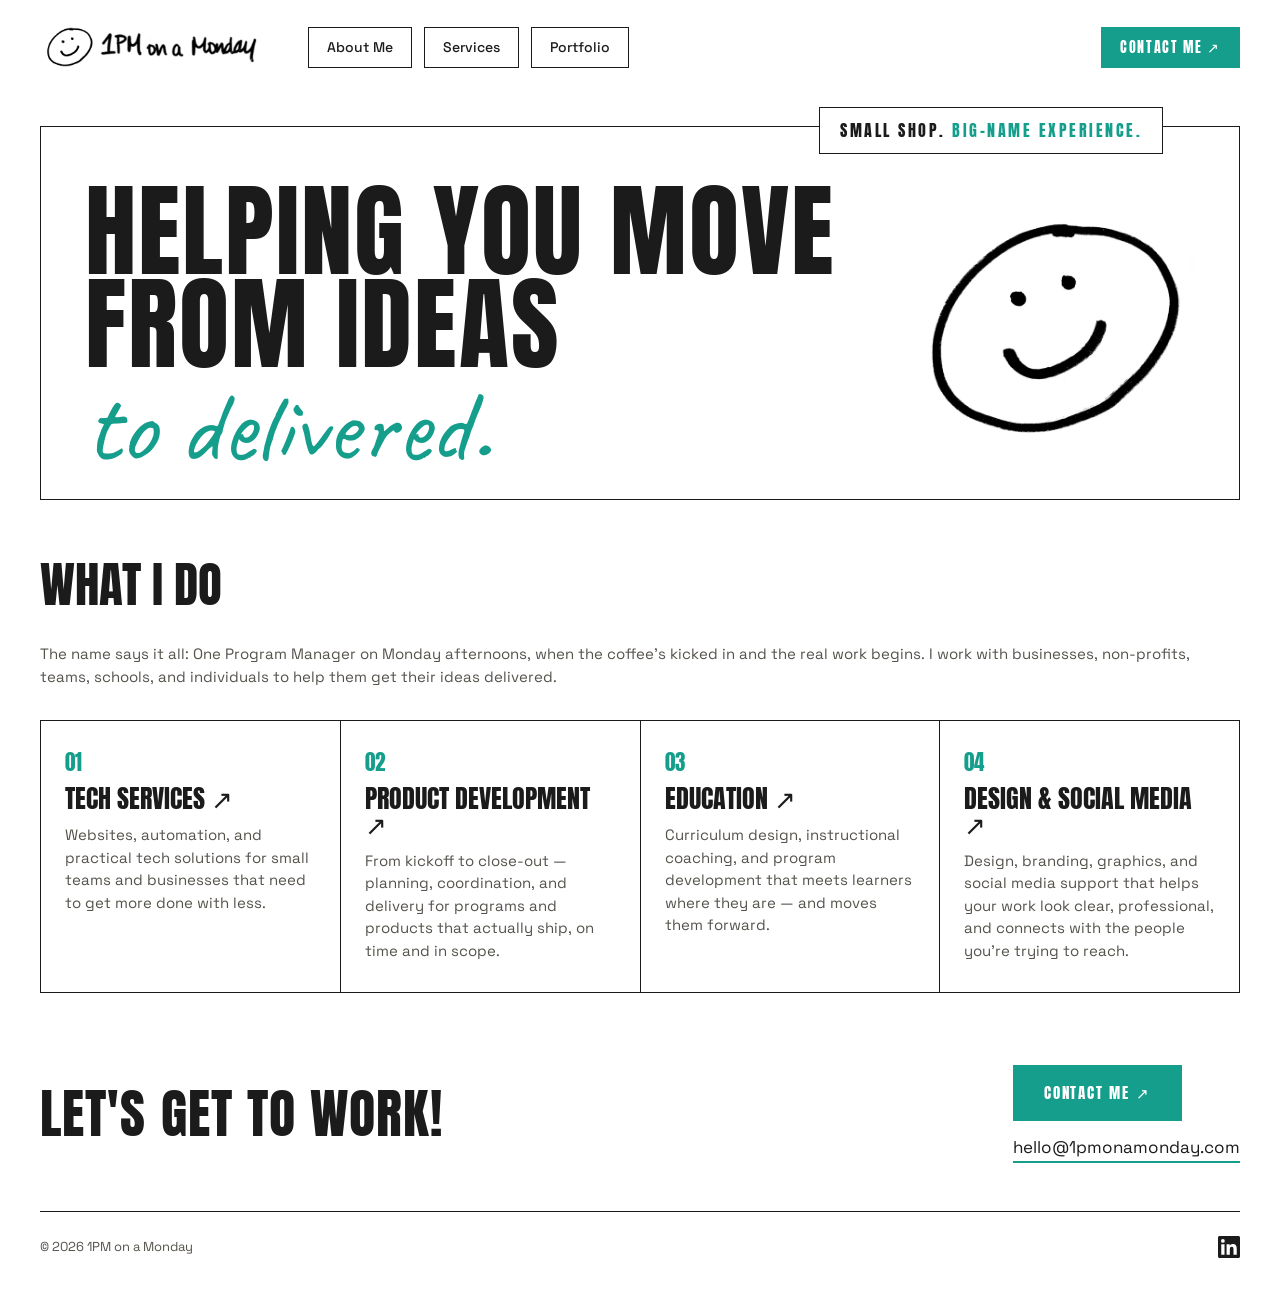
<file: index.html>
﻿<!DOCTYPE html>
<html lang="en">
<head>
  <meta charset="UTF-8">
  <meta name="viewport" content="width=device-width, initial-scale=1.0">
  <title>1PM on a Monday</title>
  <meta name="description" content="1PM on a Monday is an independent work studio for tech, education, program management, and product management services. One partner. Endless possibilities.">
  <meta property="og:title" content="1PM on a Monday">
  <meta property="og:description" content="Independent work studio for tech, education, program management, and product management services. One partner. Endless possibilities.">
  <meta property="og:type" content="website">
  <meta property="og:url" content="https://1pmonamonday.com">
  <meta property="og:image" content="https://1pmonamonday.com/assets/images/og-image.png">
  <meta property="og:image:width" content="1200">
  <meta property="og:image:height" content="630">
  <meta property="og:image:alt" content="1PM on a Monday">
  <meta property="og:site_name" content="1PM on a Monday">
  <meta name="twitter:card" content="summary_large_image">
  <link rel="icon" href="assets/images/favicon.ico" sizes="any">
  <link rel="icon" href="assets/images/favicon-32.png" type="image/png" sizes="32x32">
  <link rel="apple-touch-icon" href="assets/images/apple-touch-icon.png">
  <link rel="preconnect" href="https://fonts.googleapis.com">
  <link rel="preconnect" href="https://fonts.gstatic.com" crossorigin>
  <link href="https://fonts.googleapis.com/css2?family=Anton&family=Caveat:wght@500;600;700&family=Space+Grotesk:wght@400;500;600;700&display=swap" rel="stylesheet">
  <link rel="stylesheet" href="css/styles.css">
</head>
<body>

  <!-- Header -->
  <header class="site-header">
    <div class="container header-inner">
      <nav class="nav-pills" aria-label="Primary">
        <a href="about.html" class="pill">About Me</a>
        <a href="services.html" class="pill">Services</a>
        <a href="portfolio.html" class="pill">Portfolio</a>
        <a href="#contact" class="pill pill-cta">Contact Me ↗</a>
      </nav>
      <a href="#top" class="wordmark" aria-label="1PM on a Monday home">
        <img src="assets/images/1pmonamonday-header.png" alt="1PM on a Monday" class="wordmark-logo">
      </a>
    </div>
  </header>

  <main id="top">

    <!-- Hero -->
    <section class="hero container">
      <div class="hero-stage">
        <div class="tag-chip">Small shop. <em>Big-name experience.</em></div>

        <div class="hero-frame hero-frame-split">
          <h1 class="display">Helping you move from ideas<br><em>to delivered.</em></h1>
          <img src="assets/images/logo-mark.png" alt="1PM on a Monday" class="hero-logo" width="600" height="600">
        </div>
      </div>
    </section>

    <!-- What I do -->
    <section class="section container" id="services">
      <div class="section-head">
        <h2 class="section-title">What I do</h2>
      </div>

      <p class="section-intro">The name says it all: One Program Manager on Monday afternoons, when the coffee's kicked in and the real work begins. I work with businesses, non-profits, teams, schools, and individuals to help them get their ideas delivered.</p>

      <div class="cards">
        <a class="card" href="service-tech.html">
          <div class="card-num">01</div>
          <h3 class="card-title">Tech Services ↗</h3>
          <p>Websites, automation, and practical tech solutions for small teams and businesses that need to get more done with less.</p>
        </a>
        <a class="card" href="service-product-development.html">
          <div class="card-num">02</div>
          <h3 class="card-title">Product Development ↗</h3>
          <p>From kickoff to close-out — planning, coordination, and delivery for programs and products that actually ship, on time and in scope.</p>
        </a>
        <a class="card" href="service-education.html">
          <div class="card-num">03</div>
          <h3 class="card-title">Education ↗</h3>
          <p>Curriculum design, instructional coaching, and program development that meets learners where they are — and moves them forward.</p>
        </a>
        <a class="card" href="service-design-and-social-media.html">
          <div class="card-num">04</div>
          <h3 class="card-title">Design & Social Media ↗</h3>
          <p>Design, branding, graphics, and social media support that helps your work look clear, professional, and connects with the people you’re trying to reach.</p>
        </a>
      </div>
    </section>

    <!-- Contact -->
    <section class="section container contact" id="contact">
      <div class="contact-frame">
        <h2 class="display display-sm">Let's get to work!</h2>
        <div class="contact-actions">
          <a href="mailto:hello@1pmonamonday.com" class="btn">Contact Me ↗</a>
          <a href="mailto:hello@1pmonamonday.com" class="contact-email">hello@1pmonamonday.com</a>
        </div>
      </div>
    </section>

  </main>

  <!-- Footer -->
  <footer class="site-footer container">
    <p class="copyright">© <span id="year">2026</span> 1PM on a Monday</p>
    <a href="https://www.linkedin.com/in/asajohnson" target="_blank" rel="noopener noreferrer" class="footer-linkedin" aria-label="LinkedIn">
      <svg viewBox="0 0 24 24" width="22" height="22" fill="currentColor" aria-hidden="true">
        <path d="M20.45 20.45h-3.55v-5.57c0-1.33-.02-3.04-1.85-3.04-1.85 0-2.14 1.45-2.14 2.94v5.67H9.36V9h3.41v1.56h.05c.48-.9 1.63-1.85 3.36-1.85 3.6 0 4.27 2.37 4.27 5.45v6.29zM5.34 7.43a2.06 2.06 0 1 1 0-4.12 2.06 2.06 0 0 1 0 4.12zM7.12 20.45H3.56V9h3.56v11.45zM22.22 0H1.77C.79 0 0 .77 0 1.72v20.56C0 23.23.79 24 1.77 24h20.45c.98 0 1.78-.77 1.78-1.72V1.72C24 .77 23.2 0 22.22 0z"/>
      </svg>
    </a>
  </footer>

  <script src="js/main.js"></script>
</body>
</html>
</file>
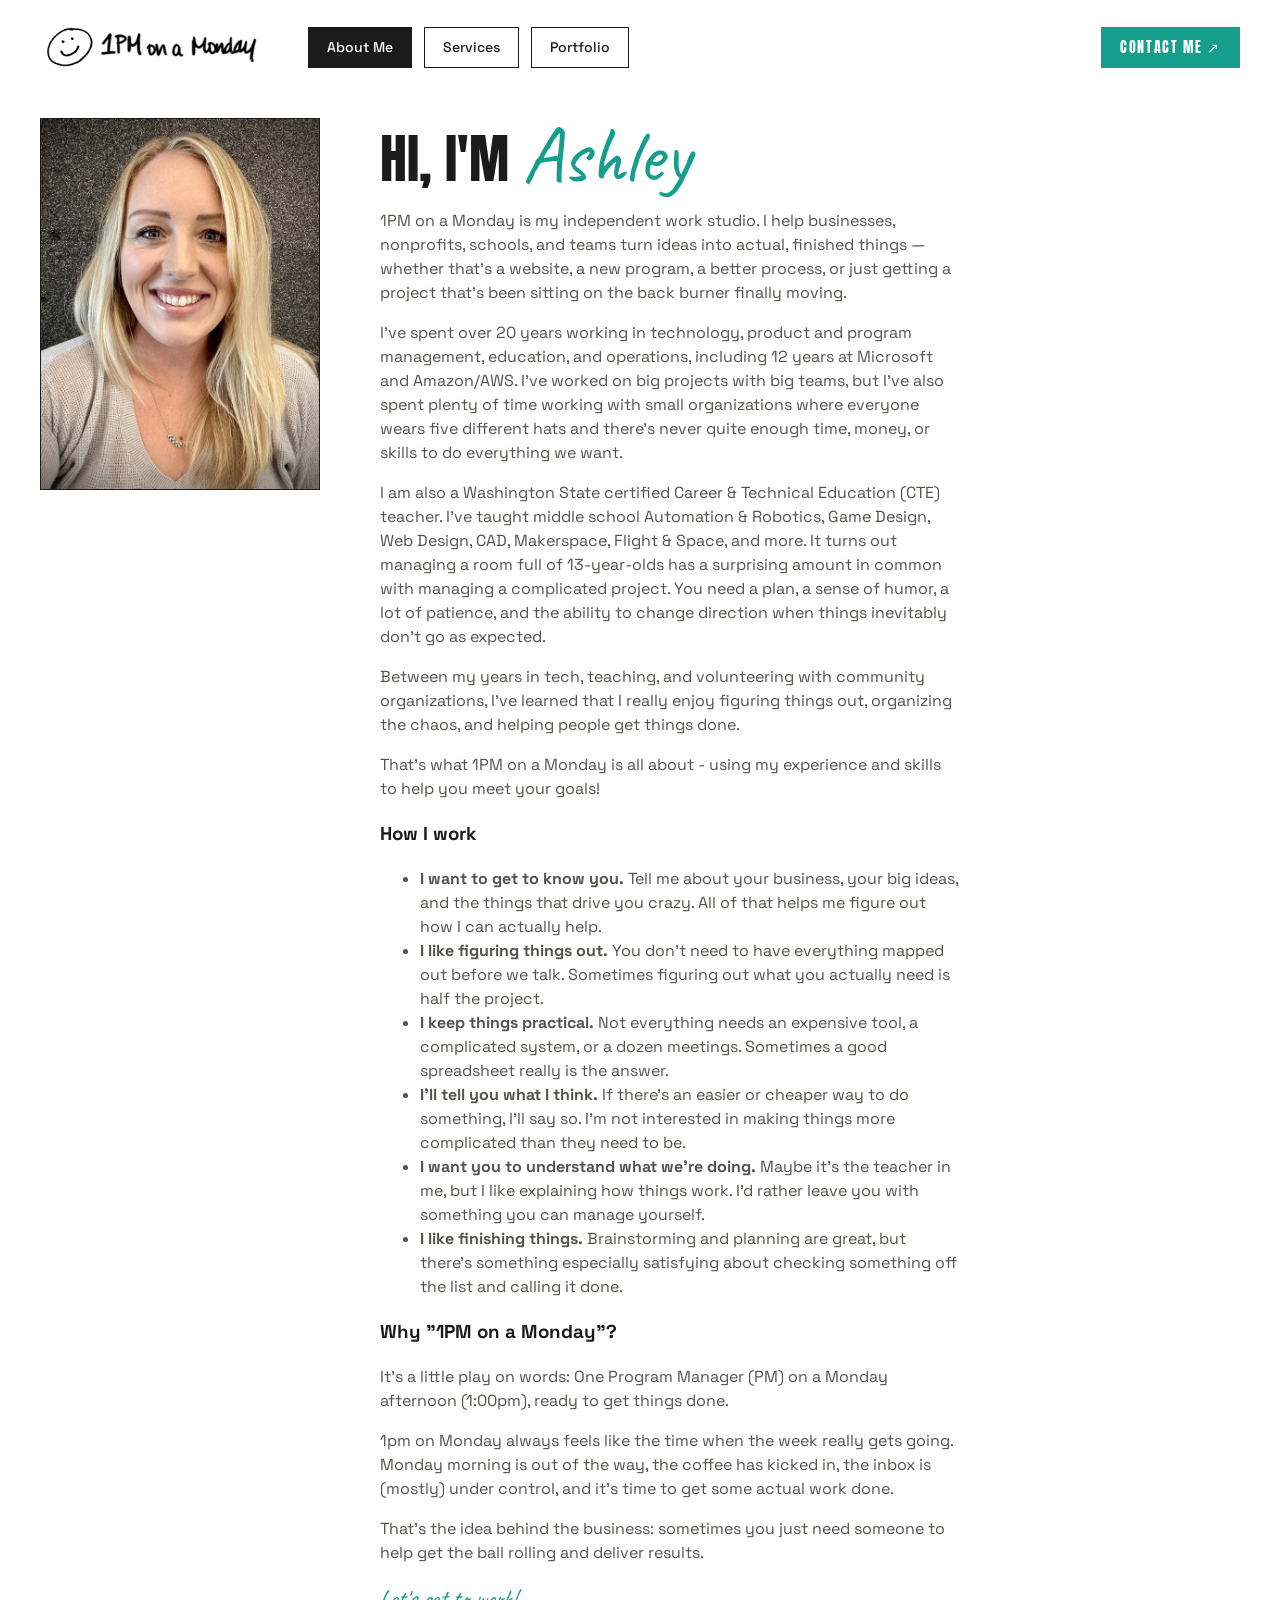
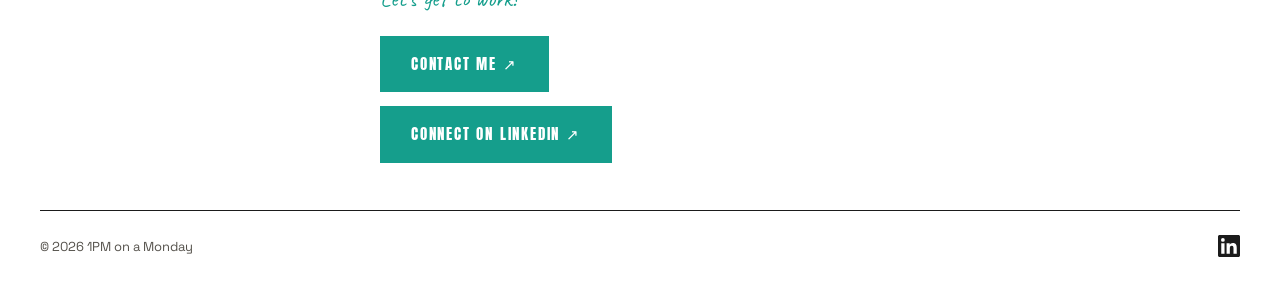
<file: about.html>
﻿<!DOCTYPE html>
<html lang="en">
<head>
  <meta charset="UTF-8">
  <meta name="viewport" content="width=device-width, initial-scale=1.0">
  <title>About Me — 1PM on a Monday</title>
  <meta name="description" content="About 1PM on a Monday — an independent work studio for schools, teams, and small businesses.">
  <meta property="og:title" content="About Me — 1PM on a Monday">
  <meta property="og:description" content="An independent work studio for schools, teams, and small businesses.">
  <meta property="og:type" content="website">
  <meta property="og:url" content="https://1pmonamonday.com/about.html">
  <meta property="og:image" content="https://1pmonamonday.com/assets/images/og-image.png">
  <meta property="og:image:width" content="1200">
  <meta property="og:image:height" content="630">
  <meta property="og:image:alt" content="1PM on a Monday">
  <meta property="og:site_name" content="1PM on a Monday">
  <meta name="twitter:card" content="summary_large_image">
  <link rel="icon" href="assets/images/favicon.ico" sizes="any">
  <link rel="icon" href="assets/images/favicon-32.png" type="image/png" sizes="32x32">
  <link rel="apple-touch-icon" href="assets/images/apple-touch-icon.png">
  <link rel="preconnect" href="https://fonts.googleapis.com">
  <link rel="preconnect" href="https://fonts.gstatic.com" crossorigin>
  <link href="https://fonts.googleapis.com/css2?family=Anton&family=Caveat:wght@500;600;700&family=Space+Grotesk:wght@400;500;600;700&display=swap" rel="stylesheet">
  <link rel="stylesheet" href="css/styles.css">
</head>
<body>

  <!-- Header -->
  <header class="site-header">
    <div class="container header-inner">
      <nav class="nav-pills" aria-label="Primary">
        <a href="about.html" class="pill pill-active" aria-current="page">About Me</a>
        <a href="services.html" class="pill">Services</a>
        <a href="portfolio.html" class="pill">Portfolio</a>
        <a href="index.html#contact" class="pill pill-cta">Contact Me ↗</a>
      </nav>
      <a href="index.html" class="wordmark" aria-label="1PM on a Monday home">
        <img src="assets/images/1pmonamonday-header.png" alt="1PM on a Monday" class="wordmark-logo">
      </a>
    </div>
  </header>

  <main>

    <!-- About -->
    <section class="section container about" id="about">
      <div class="about-mark">
        <img src="assets/images/ashley.jpg" alt="Ashley, founder of 1PM on a Monday" class="about-mark-img" width="600" height="800">
      </div>
      <div class="about-body">
        <h2 class="section-title">Hi, I'm <em>Ashley</em></h2>
        <p>1PM on a Monday is my independent work studio. I help businesses, nonprofits, schools, and teams turn ideas into actual, finished things — whether that’s a website, a new program, a better process, or just getting a project that’s been sitting on the back burner finally moving.</p>
        <p>I've spent over 20 years working in technology, product and program management, education, and operations, including 12 years at Microsoft and Amazon/AWS. I've worked on big projects with big teams, but I've also spent plenty of time working with small organizations where everyone wears five different hats and there’s never quite enough time, money, or skills to do everything we want.</p>
        <p>I am also a Washington State certified Career & Technical Education (CTE) teacher. I've taught middle school Automation & Robotics, Game Design, Web Design, CAD, Makerspace, Flight & Space, and more. It turns out managing a room full of 13-year-olds has a surprising amount in common with managing a complicated project. You need a plan, a sense of humor, a lot of patience, and the ability to change direction when things inevitably don't go as expected.</p>
        <p>Between my years in tech, teaching, and volunteering with community organizations, I've learned that I really enjoy figuring things out, organizing the chaos, and helping people get things done.</p>
        <p>That's what 1PM on a Monday is all about - using my experience and skills to help you meet your goals!</p>
        <h3>How I work</h3>
        <ul>
          <li><strong>I want to get to know you.</strong> Tell me about your business, your big ideas, and the things that drive you crazy. All of that helps me figure out how I can actually help.</li>
          <li><strong>I like figuring things out.</strong> You don't need to have everything mapped out before we talk. Sometimes figuring out what you actually need is half the project.</li>
          <li><strong>I keep things practical.</strong> Not everything needs an expensive tool, a complicated system, or a dozen meetings. Sometimes a good spreadsheet really is the answer.</li>
          <li><strong>I'll tell you what I think.</strong> If there's an easier or cheaper way to do something, I'll say so. I'm not interested in making things more complicated than they need to be.</li>
          <li><strong>I want you to understand what we're doing.</strong> Maybe it's the teacher in me, but I like explaining how things work. I'd rather leave you with something you can manage yourself.</li>
          <li><strong>I like finishing things.</strong> Brainstorming and planning are great, but there's something especially satisfying about checking something off the list and calling it done.</li>
        </ul>
        <h3>Why "1PM on a Monday"?</h3>
        <p>It's a little play on words: One Program Manager (PM) on a Monday afternoon (1:00pm), ready to get things done.</p>
        <p>1pm on Monday always feels like the time when the week really gets going. Monday morning is out of the way, the coffee has kicked in, the inbox is (mostly) under control, and it's time to get some actual work done.</p>
        <p>That's the idea behind the business: sometimes you just need someone to help get the ball rolling and deliver results.</p>
        <p><em>Let's get to work!</em></p>
        <div class="about-actions">
          <a href="index.html#contact" class="btn">Contact Me ↗</a>
          <a href="https://www.linkedin.com/in/asajohnson" target="_blank" rel="noopener noreferrer" class="btn">Connect on LinkedIn ↗</a>
        </div>
      </div>
    </section>

  </main>

  <!-- Footer -->
  <footer class="site-footer container">
    <p class="copyright">© <span id="year">2026</span> 1PM on a Monday</p>
    <a href="https://www.linkedin.com/in/asajohnson" target="_blank" rel="noopener noreferrer" class="footer-linkedin" aria-label="LinkedIn">
      <svg viewBox="0 0 24 24" width="22" height="22" fill="currentColor" aria-hidden="true">
        <path d="M20.45 20.45h-3.55v-5.57c0-1.33-.02-3.04-1.85-3.04-1.85 0-2.14 1.45-2.14 2.94v5.67H9.36V9h3.41v1.56h.05c.48-.9 1.63-1.85 3.36-1.85 3.6 0 4.27 2.37 4.27 5.45v6.29zM5.34 7.43a2.06 2.06 0 1 1 0-4.12 2.06 2.06 0 0 1 0 4.12zM7.12 20.45H3.56V9h3.56v11.45zM22.22 0H1.77C.79 0 0 .77 0 1.72v20.56C0 23.23.79 24 1.77 24h20.45c.98 0 1.78-.77 1.78-1.72V1.72C24 .77 23.2 0 22.22 0z"/>
      </svg>
    </a>
  </footer>

  <script src="js/main.js"></script>
</body>
</html>
</file>
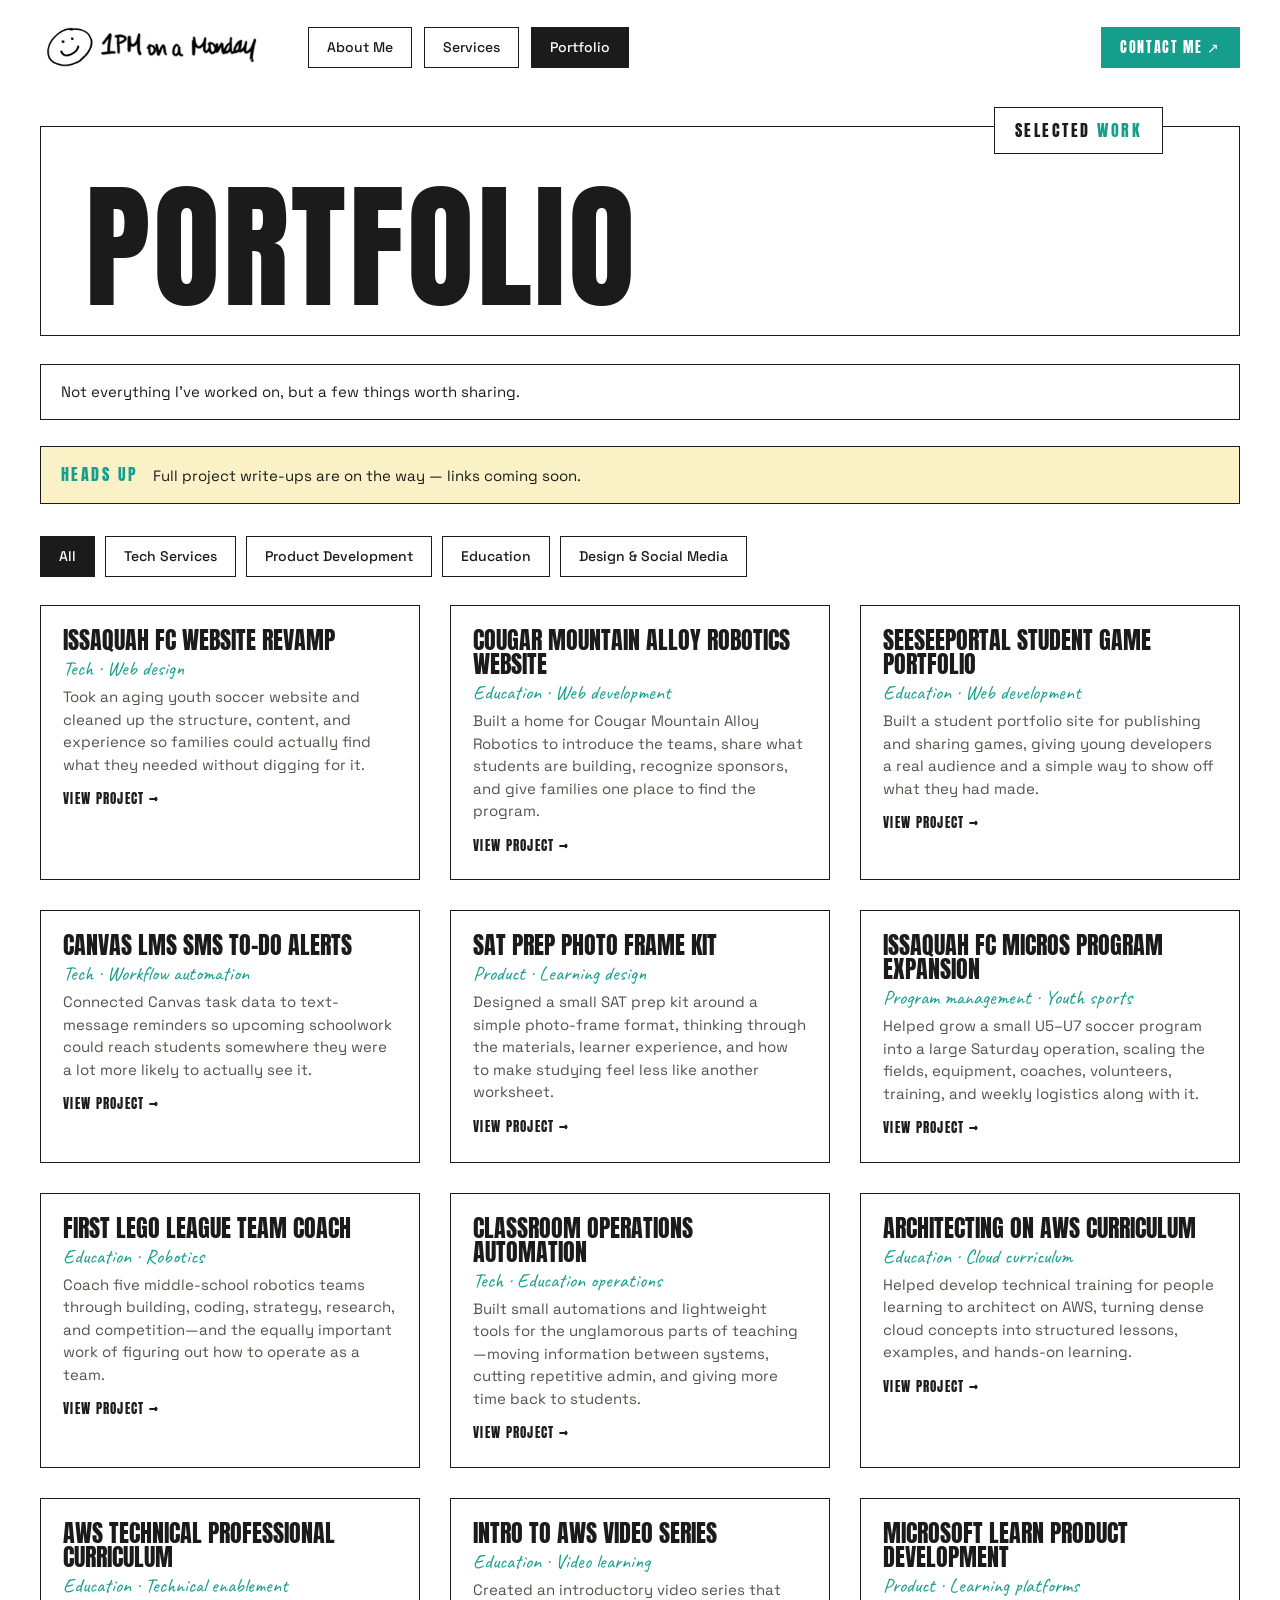
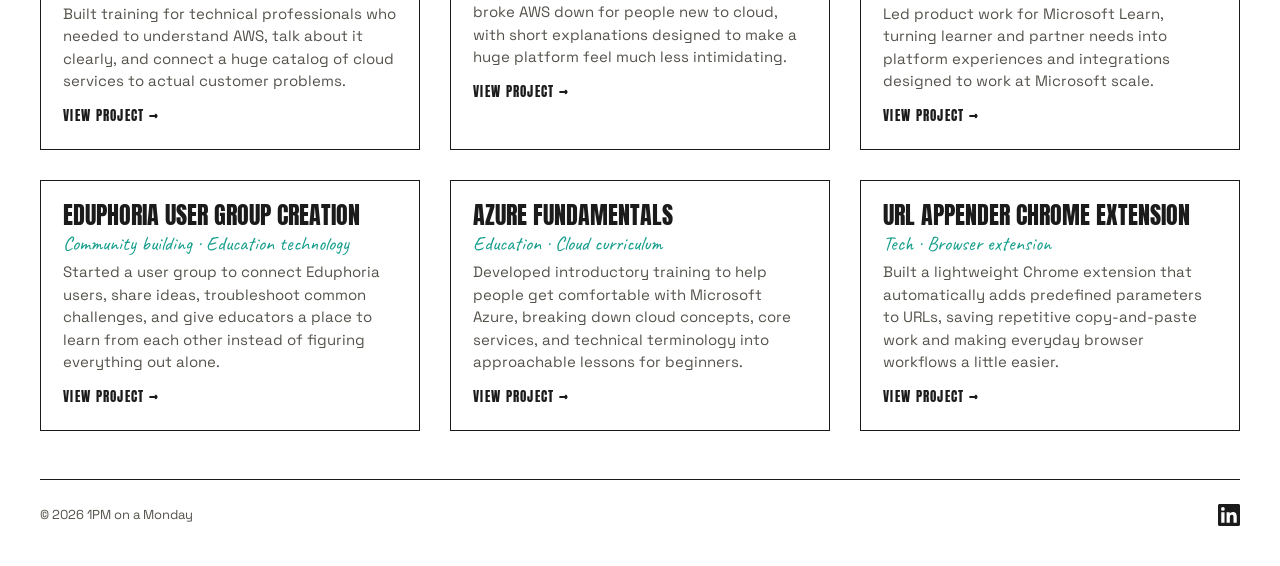
<file: portfolio.html>
﻿<!DOCTYPE html>
<html lang="en">
<head>
  <meta charset="UTF-8">
  <meta name="viewport" content="width=device-width, initial-scale=1.0">
  <title>Portfolio — 1PM on a Monday</title>
  <meta name="description" content="Selected work from 1PM on a Monday — projects across education, program management, and tech services.">
  <meta property="og:title" content="Portfolio — 1PM on a Monday">
  <meta property="og:description" content="Selected work across education, program management, and tech services.">
  <meta property="og:type" content="website">
  <meta property="og:url" content="https://1pmonamonday.com/portfolio.html">
  <meta property="og:image" content="https://1pmonamonday.com/assets/images/og-image.png">
  <meta property="og:image:width" content="1200">
  <meta property="og:image:height" content="630">
  <meta property="og:image:alt" content="1PM on a Monday">
  <meta property="og:site_name" content="1PM on a Monday">
  <meta name="twitter:card" content="summary_large_image">
  <link rel="icon" href="assets/images/favicon.ico" sizes="any">
  <link rel="icon" href="assets/images/favicon-32.png" type="image/png" sizes="32x32">
  <link rel="apple-touch-icon" href="assets/images/apple-touch-icon.png">
  <link rel="preconnect" href="https://fonts.googleapis.com">
  <link rel="preconnect" href="https://fonts.gstatic.com" crossorigin>
  <link href="https://fonts.googleapis.com/css2?family=Anton&family=Caveat:wght@500;600;700&family=Space+Grotesk:wght@400;500;600;700&display=swap" rel="stylesheet">
  <link rel="stylesheet" href="css/styles.css">
</head>
<body>

  <!-- Header -->
  <header class="site-header">
    <div class="container header-inner">
      <nav class="nav-pills" aria-label="Primary">
        <a href="about.html" class="pill">About Me</a>
        <a href="services.html" class="pill">Services</a>
        <a href="portfolio.html" class="pill pill-active" aria-current="page">Portfolio</a>
        <a href="index.html#contact" class="pill pill-cta">Contact Me ↗</a>
      </nav>
      <a href="index.html" class="wordmark" aria-label="1PM on a Monday home">
        <img src="assets/images/1pmonamonday-header.png" alt="1PM on a Monday" class="wordmark-logo">
      </a>
    </div>
  </header>

  <main>

    <!-- Page title -->
    <section class="hero container">
      <div class="hero-stage">
        <div class="tag-chip">Selected <em>work</em></div>
        <div class="hero-frame">
          <h1 class="display">Portfolio</h1>
        </div>
        <div class="hero-lower">
          <div class="hero-boxes">
            <p class="note-box">Not everything I've worked on, but a few things worth sharing.</p>
          </div>
        </div>
      </div>
    </section>

    <!-- Project cards -->
    <section class="section section-tight container">

      <div class="notice" role="status">
        <span class="notice-label">Heads up</span>
        <p>Full project write-ups are on the way &mdash; links coming soon.</p>
      </div>

      <div class="work-filters" role="group" aria-label="Filter projects by service">
        <button type="button" class="pill pill-active" data-filter="all" aria-pressed="true">All</button>
        <button type="button" class="pill" data-filter="tech" aria-pressed="false">Tech Services</button>
        <button type="button" class="pill" data-filter="product" aria-pressed="false">Product Development</button>
        <button type="button" class="pill" data-filter="education" aria-pressed="false">Education</button>
        <button type="button" class="pill" data-filter="design" aria-pressed="false">Design &amp; Social Media</button>
      </div>

      <div class="work-grid">

        <article class="work-card" data-category="tech design">
          <span class="work-body">
            <span class="work-title">Issaquah FC Website Revamp</span>
            <span class="work-subtitle">Tech · Web design</span>
            <span class="work-desc">Took an aging youth soccer website and cleaned up the structure, content, and experience so families could actually find what they needed without digging for it.</span>
            <span class="work-link">View project <span aria-hidden="true">&rarr;</span></span>
          </span>
        </article>

        <article class="work-card" data-category="tech design">
          <span class="work-body">
            <span class="work-title">Cougar Mountain Alloy Robotics Website</span>
            <span class="work-subtitle">Education · Web development</span>
            <span class="work-desc">Built a home for Cougar Mountain Alloy Robotics to introduce the teams, share what students are building, recognize sponsors, and give families one place to find the program.</span>
            <span class="work-link">View project <span aria-hidden="true">&rarr;</span></span>
          </span>
        </article>

        <article class="work-card" data-category="tech education design">
          <span class="work-body">
            <span class="work-title">SeeSeePortal Student Game Portfolio</span>
            <span class="work-subtitle">Education · Web development</span>
            <span class="work-desc">Built a student portfolio site for publishing and sharing games, giving young developers a real audience and a simple way to show off what they had made.</span>
            <span class="work-link">View project <span aria-hidden="true">&rarr;</span></span>
          </span>
        </article>

        <article class="work-card" data-category="tech product education">
          <span class="work-body">
            <span class="work-title">Canvas LMS SMS To-Do Alerts</span>
            <span class="work-subtitle">Tech · Workflow automation</span>
            <span class="work-desc">Connected Canvas task data to text-message reminders so upcoming schoolwork could reach students somewhere they were a lot more likely to actually see it.</span>
            <span class="work-link">View project <span aria-hidden="true">&rarr;</span></span>
          </span>
        </article>

        <article class="work-card" data-category="product education">
          <span class="work-body">
            <span class="work-title">SAT Prep Photo Frame Kit</span>
            <span class="work-subtitle">Product · Learning design</span>
            <span class="work-desc">Designed a small SAT prep kit around a simple photo-frame format, thinking through the materials, learner experience, and how to make studying feel less like another worksheet.</span>
            <span class="work-link">View project <span aria-hidden="true">&rarr;</span></span>
          </span>
        </article>

        <article class="work-card" data-category="product">
          <span class="work-body">
            <span class="work-title">Issaquah FC Micros Program Expansion</span>
            <span class="work-subtitle">Program management · Youth sports</span>
            <span class="work-desc">Helped grow a small U5&ndash;U7 soccer program into a large Saturday operation, scaling the fields, equipment, coaches, volunteers, training, and weekly logistics along with it.</span>
            <span class="work-link">View project <span aria-hidden="true">&rarr;</span></span>
          </span>
        </article>

        <article class="work-card" data-category="education product">
          <span class="work-body">
            <span class="work-title">FIRST LEGO League Team Coach</span>
            <span class="work-subtitle">Education · Robotics</span>
            <span class="work-desc">Coach five middle-school robotics teams through building, coding, strategy, research, and competition&mdash;and the equally important work of figuring out how to operate as a team.</span>
            <span class="work-link">View project <span aria-hidden="true">&rarr;</span></span>
          </span>
        </article>

        <article class="work-card" data-category="tech education">
          <span class="work-body">
            <span class="work-title">Classroom Operations Automation</span>
            <span class="work-subtitle">Tech · Education operations</span>
            <span class="work-desc">Built small automations and lightweight tools for the unglamorous parts of teaching&mdash;moving information between systems, cutting repetitive admin, and giving more time back to students.</span>
            <span class="work-link">View project <span aria-hidden="true">&rarr;</span></span>
          </span>
        </article>

        <article class="work-card" data-category="education">
          <span class="work-body">
            <span class="work-title">Architecting on AWS Curriculum</span>
            <span class="work-subtitle">Education · Cloud curriculum</span>
            <span class="work-desc">Helped develop technical training for people learning to architect on AWS, turning dense cloud concepts into structured lessons, examples, and hands-on learning.</span>
            <span class="work-link">View project <span aria-hidden="true">&rarr;</span></span>
          </span>
        </article>

        <article class="work-card" data-category="education">
          <span class="work-body">
            <span class="work-title">AWS Technical Professional Curriculum</span>
            <span class="work-subtitle">Education · Technical enablement</span>
            <span class="work-desc">Built training for technical professionals who needed to understand AWS, talk about it clearly, and connect a huge catalog of cloud services to actual customer problems.</span>
            <span class="work-link">View project <span aria-hidden="true">&rarr;</span></span>
          </span>
        </article>

        <article class="work-card" data-category="education">
          <span class="work-body">
            <span class="work-title">Intro to AWS Video Series</span>
            <span class="work-subtitle">Education · Video learning</span>
            <span class="work-desc">Created an introductory video series that broke AWS down for people new to cloud, with short explanations designed to make a huge platform feel much less intimidating.</span>
            <span class="work-link">View project <span aria-hidden="true">&rarr;</span></span>
          </span>
        </article>

        <article class="work-card" data-category="product education">
          <span class="work-body">
            <span class="work-title">Microsoft Learn Product Development</span>
            <span class="work-subtitle">Product · Learning platforms</span>
            <span class="work-desc">Led product work for Microsoft Learn, turning learner and partner needs into platform experiences and integrations designed to work at Microsoft scale.</span>
            <span class="work-link">View project <span aria-hidden="true">&rarr;</span></span>
          </span>
        </article>

        <article class="work-card" data-category="product">
          <span class="work-body">
            <span class="work-title">Eduphoria User Group Creation</span>
            <span class="work-subtitle">Community building · Education technology</span>
            <span class="work-desc">Started a user group to connect Eduphoria users, share ideas, troubleshoot common challenges, and give educators a place to learn from each other instead of figuring everything out alone.</span>
            <span class="work-link">View project <span aria-hidden="true">&rarr;</span></span>
          </span>
        </article>

        <article class="work-card" data-category="education">
          <span class="work-body">
            <span class="work-title">Azure Fundamentals</span>
            <span class="work-subtitle">Education · Cloud curriculum</span>
            <span class="work-desc">Developed introductory training to help people get comfortable with Microsoft Azure, breaking down cloud concepts, core services, and technical terminology into approachable lessons for beginners.</span>
            <span class="work-link">View project <span aria-hidden="true">&rarr;</span></span>
          </span>
        </article>

        <article class="work-card" data-category="product">
          <span class="work-body">
            <span class="work-title">URL Appender Chrome Extension</span>
            <span class="work-subtitle">Tech · Browser extension</span>
            <span class="work-desc">Built a lightweight Chrome extension that automatically adds predefined parameters to URLs, saving repetitive copy-and-paste work and making everyday browser workflows a little easier.</span>
            <span class="work-link">View project <span aria-hidden="true">&rarr;</span></span>
          </span>
        </article>

      </div>

      <p class="work-empty" hidden>No projects in this category yet &mdash; <a href="index.html#contact">get in touch</a> about this kind of work.</p>

    </section>

  </main>

  <!-- Footer -->
  <footer class="site-footer container">
    <p class="copyright">© <span id="year">2026</span> 1PM on a Monday</p>
    <a href="https://www.linkedin.com/in/asajohnson" target="_blank" rel="noopener noreferrer" class="footer-linkedin" aria-label="LinkedIn">
      <svg viewBox="0 0 24 24" width="22" height="22" fill="currentColor" aria-hidden="true">
        <path d="M20.45 20.45h-3.55v-5.57c0-1.33-.02-3.04-1.85-3.04-1.85 0-2.14 1.45-2.14 2.94v5.67H9.36V9h3.41v1.56h.05c.48-.9 1.63-1.85 3.36-1.85 3.6 0 4.27 2.37 4.27 5.45v6.29zM5.34 7.43a2.06 2.06 0 1 1 0-4.12 2.06 2.06 0 0 1 0 4.12zM7.12 20.45H3.56V9h3.56v11.45zM22.22 0H1.77C.79 0 0 .77 0 1.72v20.56C0 23.23.79 24 1.77 24h20.45c.98 0 1.78-.77 1.78-1.72V1.72C24 .77 23.2 0 22.22 0z"/>
      </svg>
    </a>
  </footer>

  <script src="js/main.js"></script>
</body>
</html>
</file>
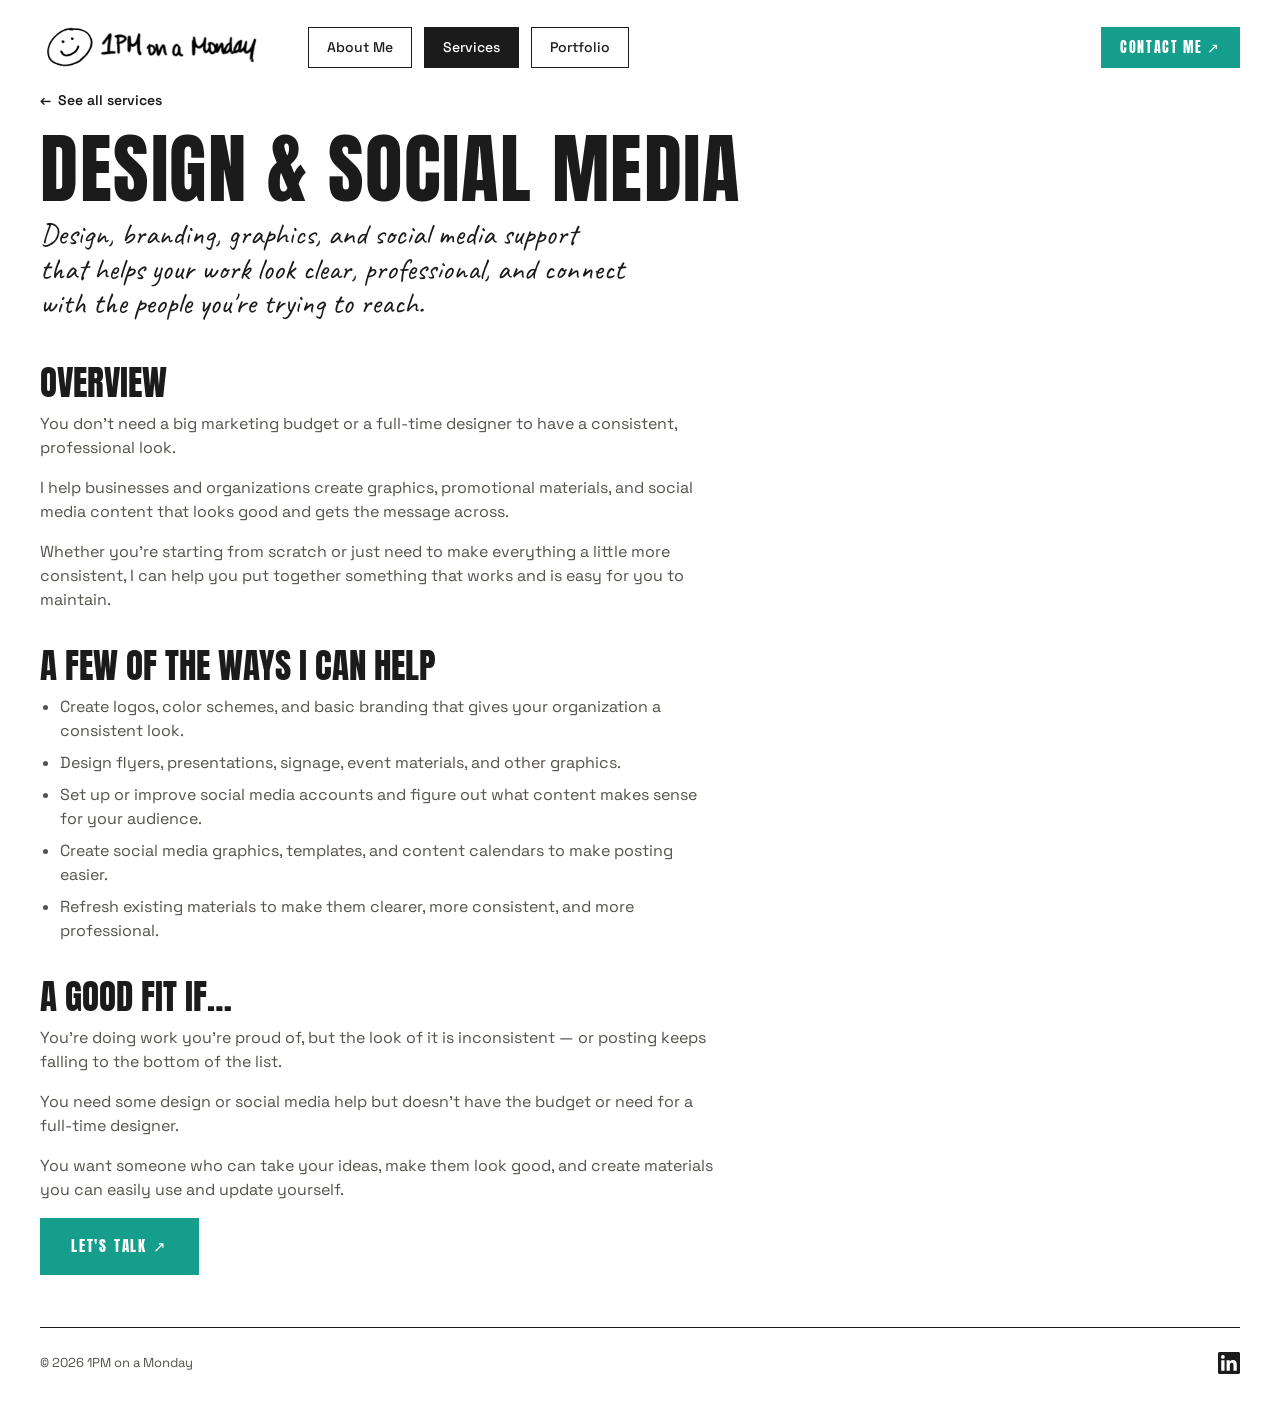
<file: service-design-and-social-media.html>
<!DOCTYPE html>
<html lang="en">
<head>
  <meta charset="UTF-8">
  <meta name="viewport" content="width=device-width, initial-scale=1.0">
  <title>Design &amp; Social Media — 1PM on a Monday</title>
  <meta name="description" content="Design, branding, graphics, and social media support that helps your work look clear, professional, and connect with the people you're trying to reach.">
  <meta property="og:title" content="Design &amp; Social Media — 1PM on a Monday">
  <meta property="og:description" content="Branding, graphics, and social media support that helps your work look clear and connect with the right people.">
  <meta property="og:type" content="website">
  <meta property="og:url" content="https://1pmonamonday.com/service-design-and-social-media.html">
  <meta property="og:image" content="https://1pmonamonday.com/assets/images/og-image.png">
  <meta property="og:image:width" content="1200">
  <meta property="og:image:height" content="630">
  <meta property="og:image:alt" content="1PM on a Monday">
  <meta property="og:site_name" content="1PM on a Monday">
  <meta name="twitter:card" content="summary_large_image">
  <link rel="icon" href="assets/images/favicon.ico" sizes="any">
  <link rel="icon" href="assets/images/favicon-32.png" type="image/png" sizes="32x32">
  <link rel="apple-touch-icon" href="assets/images/apple-touch-icon.png">
  <link rel="preconnect" href="https://fonts.googleapis.com">
  <link rel="preconnect" href="https://fonts.gstatic.com" crossorigin>
  <link href="https://fonts.googleapis.com/css2?family=Anton&family=Caveat:wght@500;600;700&family=Space+Grotesk:wght@400;500;600;700&display=swap" rel="stylesheet">
  <link rel="stylesheet" href="css/styles.css">
</head>
<body>

  <!-- Header -->
  <header class="site-header">
    <div class="container header-inner">
      <nav class="nav-pills" aria-label="Primary">
        <a href="about.html" class="pill">About Me</a>
        <a href="services.html" class="pill pill-active" aria-current="page">Services</a>
        <a href="portfolio.html" class="pill">Portfolio</a>
        <a href="index.html#contact" class="pill pill-cta">Contact Me ↗</a>
      </nav>
      <a href="index.html" class="wordmark" aria-label="1PM on a Monday home">
        <img src="assets/images/1pmonamonday-header.png" alt="1PM on a Monday" class="wordmark-logo">
      </a>
    </div>
  </header>

  <main class="container project">

    <a href="services.html" class="back-link"><span aria-hidden="true">&larr;</span> See all services</a>

    <!-- Service hero -->
    <header class="project-hero">
      <h1 class="display display-sm project-title">Design &amp; Social Media</h1>
      <p class="project-subtitle">Design, branding, graphics, and social media support that helps your work look clear, professional, and connect with the people you're trying to reach.</p>
    </header>

    <!-- Body -->
    <div class="prose">
      <h2>Overview</h2>
      <p>You don't need a big marketing budget or a full-time designer to have a consistent, professional look.</p>
      <p>I help businesses and organizations create graphics, promotional materials, and social media content that looks good and gets the message across.</p>
      <p>Whether you're starting from scratch or just need to make everything a little more consistent, I can help you put together something that works and is easy for you to maintain.</p>

      <h2>A few of the ways I can help</h2>
      <ul>
        <li>Create logos, color schemes, and basic branding that gives your organization a consistent look.</li>
        <li>Design flyers, presentations, signage, event materials, and other graphics.</li>
        <li>Set up or improve social media accounts and figure out what content makes sense for your audience.</li>
        <li>Create social media graphics, templates, and content calendars to make posting easier.</li>
        <li>Refresh existing materials to make them clearer, more consistent, and more professional.</li>
      </ul>

      <h2>A good fit if&hellip;</h2>
      <p>You're doing work you're proud of, but the look of it is inconsistent &mdash; or posting keeps falling to the bottom of the list.</p>
      <p>You need some design or social media help but doesn't have the budget or need for a full-time designer.</p>
      <p>You want someone who can take your ideas, make them look good, and create materials you can easily use and update yourself.</p>

      <p><a href="index.html#contact" class="btn">Let's talk ↗</a></p>
    </div>

  </main>

  <!-- Footer -->
  <footer class="site-footer container">
    <p class="copyright">© <span id="year">2026</span> 1PM on a Monday</p>
    <a href="https://www.linkedin.com/in/asajohnson" target="_blank" rel="noopener noreferrer" class="footer-linkedin" aria-label="LinkedIn">
      <svg viewBox="0 0 24 24" width="22" height="22" fill="currentColor" aria-hidden="true">
        <path d="M20.45 20.45h-3.55v-5.57c0-1.33-.02-3.04-1.85-3.04-1.85 0-2.14 1.45-2.14 2.94v5.67H9.36V9h3.41v1.56h.05c.48-.9 1.63-1.85 3.36-1.85 3.6 0 4.27 2.37 4.27 5.45v6.29zM5.34 7.43a2.06 2.06 0 1 1 0-4.12 2.06 2.06 0 0 1 0 4.12zM7.12 20.45H3.56V9h3.56v11.45zM22.22 0H1.77C.79 0 0 .77 0 1.72v20.56C0 23.23.79 24 1.77 24h20.45c.98 0 1.78-.77 1.78-1.72V1.72C24 .77 23.2 0 22.22 0z"/>
      </svg>
    </a>
  </footer>

  <script src="js/main.js"></script>
</body>
</html>
</file>
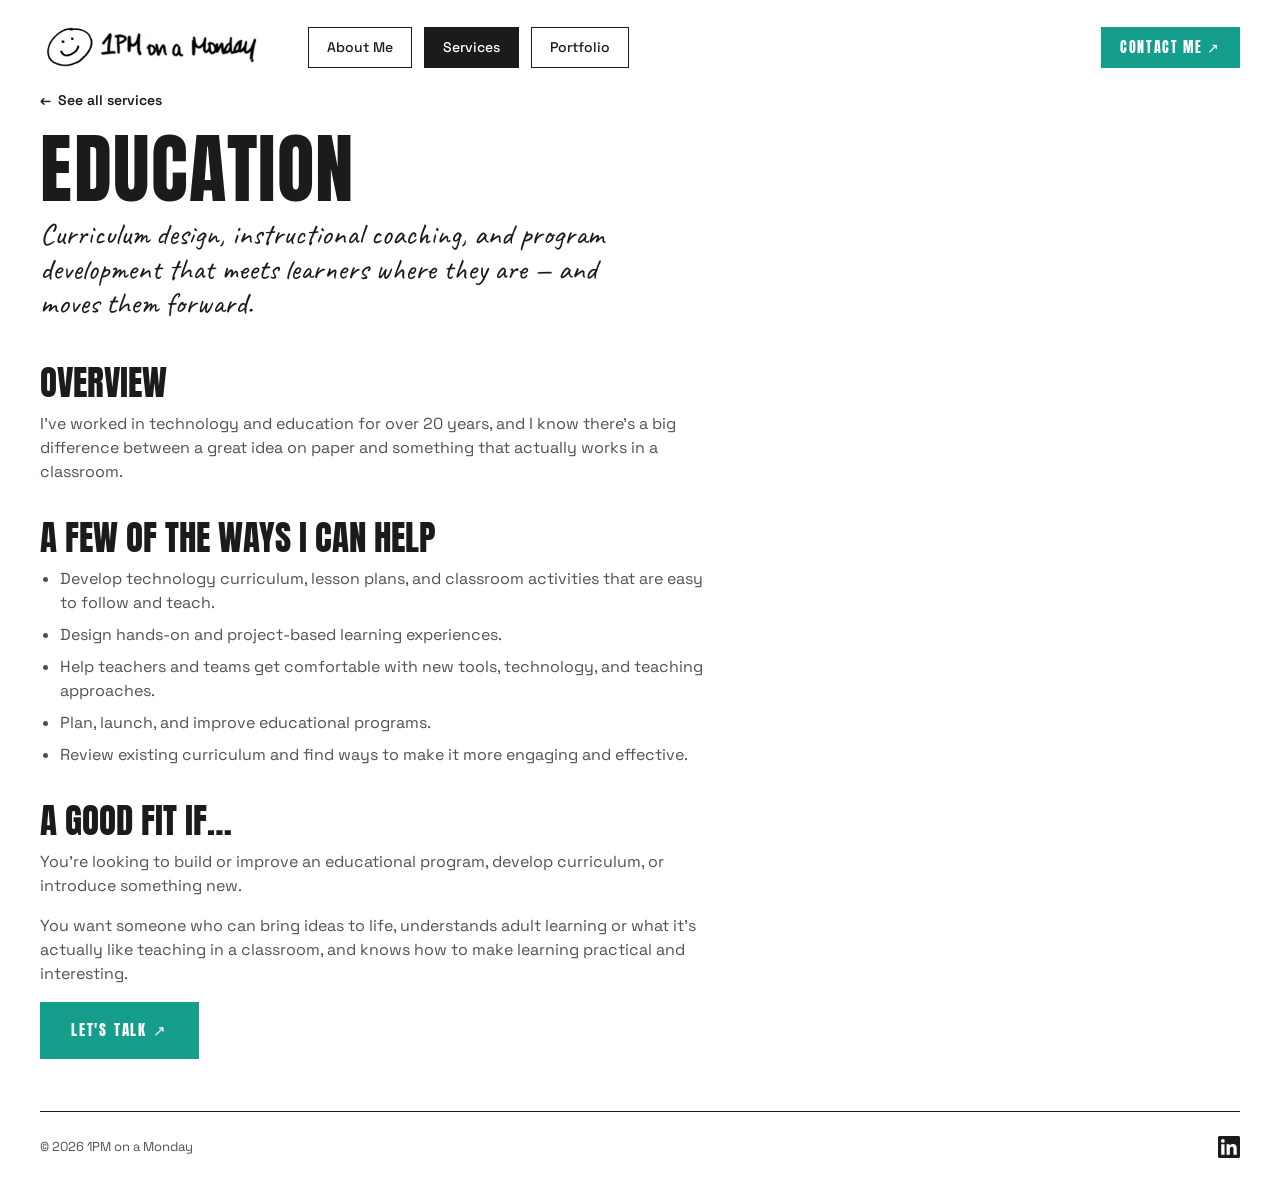
<file: service-education.html>
<!DOCTYPE html>
<html lang="en">
<head>
  <meta charset="UTF-8">
  <meta name="viewport" content="width=device-width, initial-scale=1.0">
  <title>Education — 1PM on a Monday</title>
  <meta name="description" content="Curriculum design, instructional coaching, and program development that meets learners where they are — and moves them forward.">
  <meta property="og:title" content="Education — 1PM on a Monday">
  <meta property="og:description" content="Curriculum design, instructional coaching, and program development that moves learners forward.">
  <meta property="og:type" content="website">
  <meta property="og:url" content="https://1pmonamonday.com/service-education.html">
  <link rel="icon" href="assets/images/favicon.ico" sizes="any">
  <link rel="icon" href="assets/images/favicon-32.png" type="image/png" sizes="32x32">
  <link rel="apple-touch-icon" href="assets/images/apple-touch-icon.png">
  <link rel="preconnect" href="https://fonts.googleapis.com">
  <link rel="preconnect" href="https://fonts.gstatic.com" crossorigin>
  <link href="https://fonts.googleapis.com/css2?family=Anton&family=Caveat:wght@500;600;700&family=Space+Grotesk:wght@400;500;600;700&display=swap" rel="stylesheet">
  <link rel="stylesheet" href="css/styles.css">
</head>
<body>

  <!-- Header -->
  <header class="site-header">
    <div class="container header-inner">
      <nav class="nav-pills" aria-label="Primary">
        <a href="about.html" class="pill">About Me</a>
        <a href="services.html" class="pill pill-active" aria-current="page">Services</a>
        <a href="portfolio.html" class="pill">Portfolio</a>
        <a href="index.html#contact" class="pill pill-cta">Contact Me ↗</a>
      </nav>
      <a href="index.html" class="wordmark" aria-label="1PM on a Monday home">
        <img src="assets/images/1pmonamonday-header.png" alt="1PM on a Monday" class="wordmark-logo">
      </a>
    </div>
  </header>

  <main class="container project">

    <a href="services.html" class="back-link"><span aria-hidden="true">&larr;</span> See all services</a>

    <!-- Service hero -->
    <header class="project-hero">
      <h1 class="display display-sm project-title">Education</h1>
      <p class="project-subtitle">Curriculum design, instructional coaching, and program development that meets learners where they are — and moves them forward.</p>
    </header>

    <!-- Body -->
    <div class="prose">
      <h2>Overview</h2>
      <p>I've worked in technology and education for over 20 years, and I know there's a big difference between a great idea on paper and something that actually works in a classroom.</p>

      <h2>A few of the ways I can help</h2>
      <ul>
        <li>Develop technology curriculum, lesson plans, and classroom activities that are easy to follow and teach.</li>
        <li>Design hands-on and project-based learning experiences.</li>
        <li>Help teachers and teams get comfortable with new tools, technology, and teaching approaches.</li>
        <li>Plan, launch, and improve educational programs.</li>
        <li>Review existing curriculum and find ways to make it more engaging and effective.</li>
      </ul>

      <h2>A good fit if…</h2>
      <p>You're looking to build or improve an educational program, develop curriculum, or introduce something new.</p>
      <p>You want someone who can bring ideas to life, understands adult learning or what it's actually like teaching in a classroom, and knows how to make learning practical and interesting.</p>

      <p><a href="index.html#contact" class="btn">Let's talk ↗</a></p>
    </div>

  </main>

  <!-- Footer -->
  <footer class="site-footer container">
    <p class="copyright">© <span id="year">2026</span> 1PM on a Monday</p>
    <a href="https://www.linkedin.com/in/asajohnson" target="_blank" rel="noopener noreferrer" class="footer-linkedin" aria-label="LinkedIn">
      <svg viewBox="0 0 24 24" width="22" height="22" fill="currentColor" aria-hidden="true">
        <path d="M20.45 20.45h-3.55v-5.57c0-1.33-.02-3.04-1.85-3.04-1.85 0-2.14 1.45-2.14 2.94v5.67H9.36V9h3.41v1.56h.05c.48-.9 1.63-1.85 3.36-1.85 3.6 0 4.27 2.37 4.27 5.45v6.29zM5.34 7.43a2.06 2.06 0 1 1 0-4.12 2.06 2.06 0 0 1 0 4.12zM7.12 20.45H3.56V9h3.56v11.45zM22.22 0H1.77C.79 0 0 .77 0 1.72v20.56C0 23.23.79 24 1.77 24h20.45c.98 0 1.78-.77 1.78-1.72V1.72C24 .77 23.2 0 22.22 0z"/>
      </svg>
    </a>
  </footer>

  <script src="js/main.js"></script>
</body>
</html>
</file>
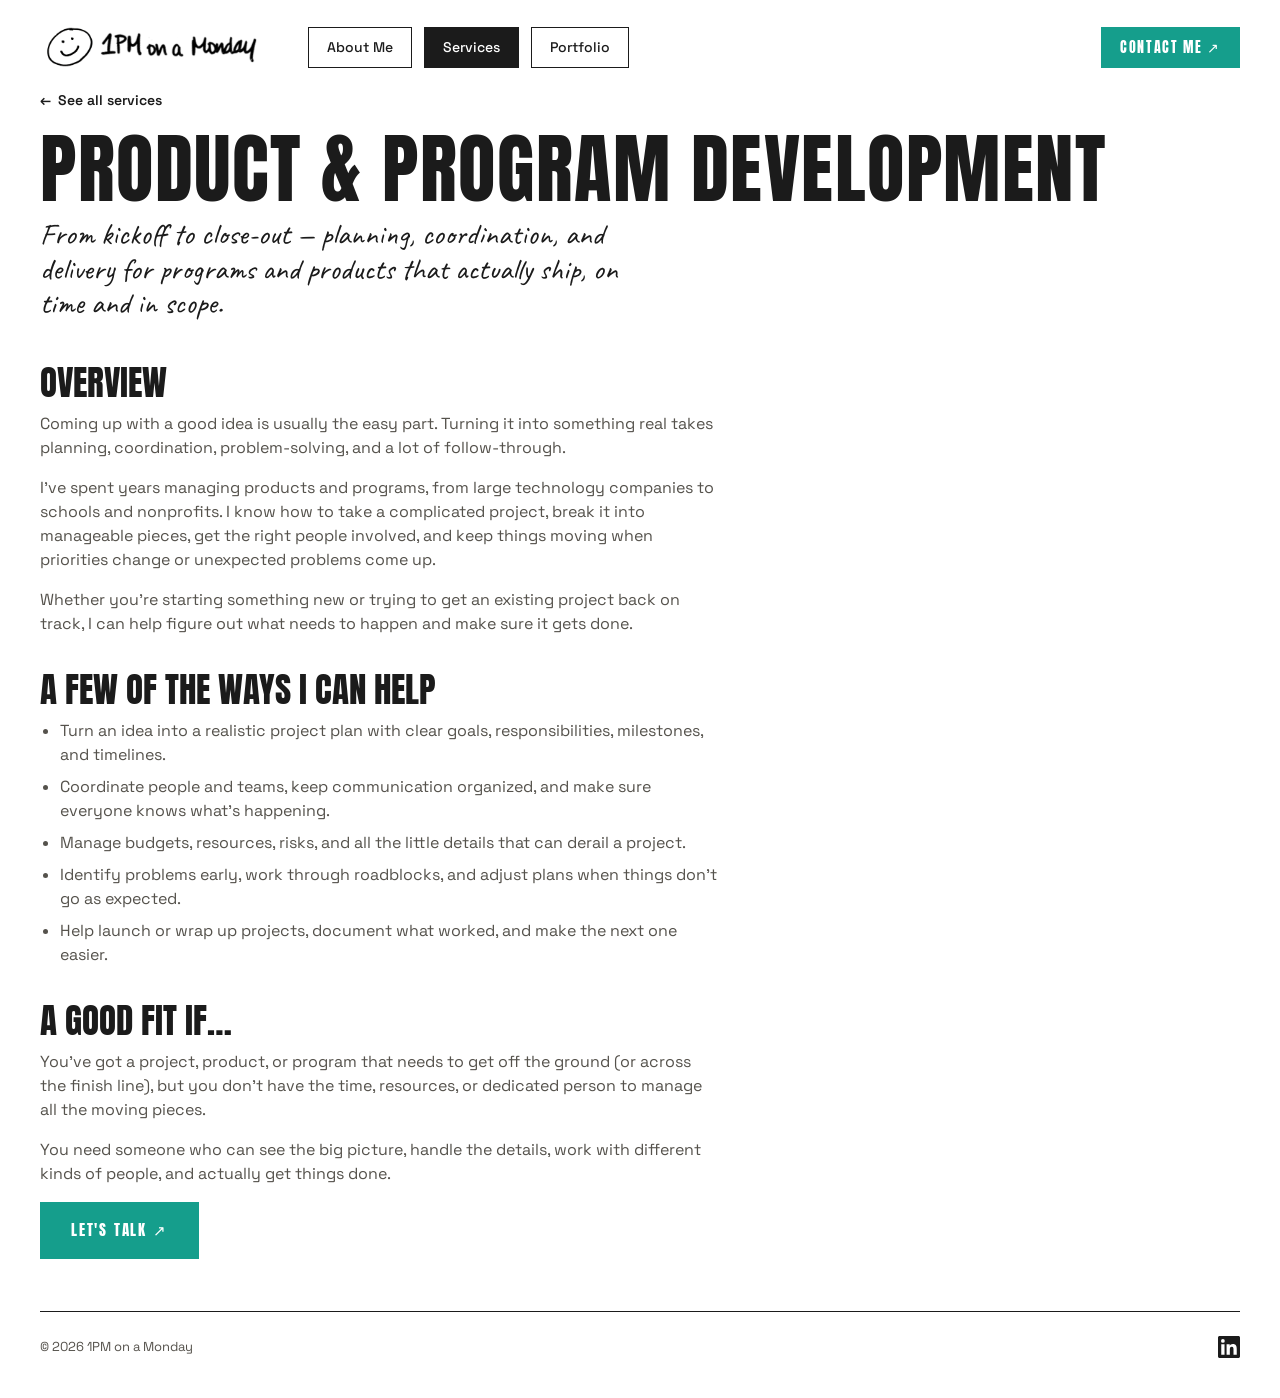
<file: service-product-development.html>
<!DOCTYPE html>
<html lang="en">
<head>
  <meta charset="UTF-8">
  <meta name="viewport" content="width=device-width, initial-scale=1.0">
  <title>Program &amp; Product Management — 1PM on a Monday</title>
  <meta name="description" content="From kickoff to close-out — planning, coordination, and delivery for programs and products that actually ship, on time and in scope.">
  <meta property="og:title" content="Program &amp; Product Management — 1PM on a Monday">
  <meta property="og:description" content="Planning, coordination, and delivery for programs and products that actually ship.">
  <meta property="og:type" content="website">
  <meta property="og:url" content="https://1pmonamonday.com/service-product-development.html">
  <meta property="og:image" content="https://1pmonamonday.com/assets/images/og-image.png">
  <meta property="og:image:width" content="1200">
  <meta property="og:image:height" content="630">
  <meta property="og:image:alt" content="1PM on a Monday">
  <meta property="og:site_name" content="1PM on a Monday">
  <meta name="twitter:card" content="summary_large_image">
  <link rel="icon" href="assets/images/favicon.ico" sizes="any">
  <link rel="icon" href="assets/images/favicon-32.png" type="image/png" sizes="32x32">
  <link rel="apple-touch-icon" href="assets/images/apple-touch-icon.png">
  <link rel="preconnect" href="https://fonts.googleapis.com">
  <link rel="preconnect" href="https://fonts.gstatic.com" crossorigin>
  <link href="https://fonts.googleapis.com/css2?family=Anton&family=Caveat:wght@500;600;700&family=Space+Grotesk:wght@400;500;600;700&display=swap" rel="stylesheet">
  <link rel="stylesheet" href="css/styles.css">
</head>
<body>

  <!-- Header -->
  <header class="site-header">
    <div class="container header-inner">
      <nav class="nav-pills" aria-label="Primary">
        <a href="about.html" class="pill">About Me</a>
        <a href="services.html" class="pill pill-active" aria-current="page">Services</a>
        <a href="portfolio.html" class="pill">Portfolio</a>
        <a href="index.html#contact" class="pill pill-cta">Contact Me ↗</a>
      </nav>
      <a href="index.html" class="wordmark" aria-label="1PM on a Monday home">
        <img src="assets/images/1pmonamonday-header.png" alt="1PM on a Monday" class="wordmark-logo">
      </a>
    </div>
  </header>

  <main class="container project">

    <a href="services.html" class="back-link"><span aria-hidden="true">&larr;</span> See all services</a>

    <!-- Service hero -->
    <header class="project-hero">
      <h1 class="display display-sm project-title">Product &amp; Program Development</h1>
      <p class="project-subtitle">From kickoff to close-out — planning, coordination, and delivery for programs and products that actually ship, on time and in scope.</p>
    </header>

    <!-- Body -->
    <div class="prose">
      <h2>Overview</h2>
      <p>Coming up with a good idea is usually the easy part. Turning it into something real takes planning, coordination, problem-solving, and a lot of follow-through.</p>
      <p>I've spent years managing products and programs, from large technology companies to schools and nonprofits. I know how to take a complicated project, break it into manageable pieces, get the right people involved, and keep things moving when priorities change or unexpected problems come up.</p>
      <p>Whether you're starting something new or trying to get an existing project back on track, I can help figure out what needs to happen and make sure it gets done.</p>

      <h2>A few of the ways I can help</h2>
      <ul>
        <li>Turn an idea into a realistic project plan with clear goals, responsibilities, milestones, and timelines.</li>
        <li>Coordinate people and teams, keep communication organized, and make sure everyone knows what's happening.</li>
        <li>Manage budgets, resources, risks, and all the little details that can derail a project.</li>
        <li>Identify problems early, work through roadblocks, and adjust plans when things don't go as expected.</li>
        <li>Help launch or wrap up projects, document what worked, and make the next one easier.</li>
      </ul>

      <h2>A good fit if…</h2>
      <p>You've got a project, product, or program that needs to get off the ground (or across the finish line), but you don't have the time, resources, or dedicated person to manage all the moving pieces.</p>
      <p>You need someone who can see the big picture, handle the details, work with different kinds of people, and actually get things done.</p>

      <p><a href="index.html#contact" class="btn">Let's talk ↗</a></p>
    </div>

  </main>

  <!-- Footer -->
  <footer class="site-footer container">
    <p class="copyright">© <span id="year">2026</span> 1PM on a Monday</p>
    <a href="https://www.linkedin.com/in/asajohnson" target="_blank" rel="noopener noreferrer" class="footer-linkedin" aria-label="LinkedIn">
      <svg viewBox="0 0 24 24" width="22" height="22" fill="currentColor" aria-hidden="true">
        <path d="M20.45 20.45h-3.55v-5.57c0-1.33-.02-3.04-1.85-3.04-1.85 0-2.14 1.45-2.14 2.94v5.67H9.36V9h3.41v1.56h.05c.48-.9 1.63-1.85 3.36-1.85 3.6 0 4.27 2.37 4.27 5.45v6.29zM5.34 7.43a2.06 2.06 0 1 1 0-4.12 2.06 2.06 0 0 1 0 4.12zM7.12 20.45H3.56V9h3.56v11.45zM22.22 0H1.77C.79 0 0 .77 0 1.72v20.56C0 23.23.79 24 1.77 24h20.45c.98 0 1.78-.77 1.78-1.72V1.72C24 .77 23.2 0 22.22 0z"/>
      </svg>
    </a>
  </footer>

  <script src="js/main.js"></script>
</body>
</html>
</file>
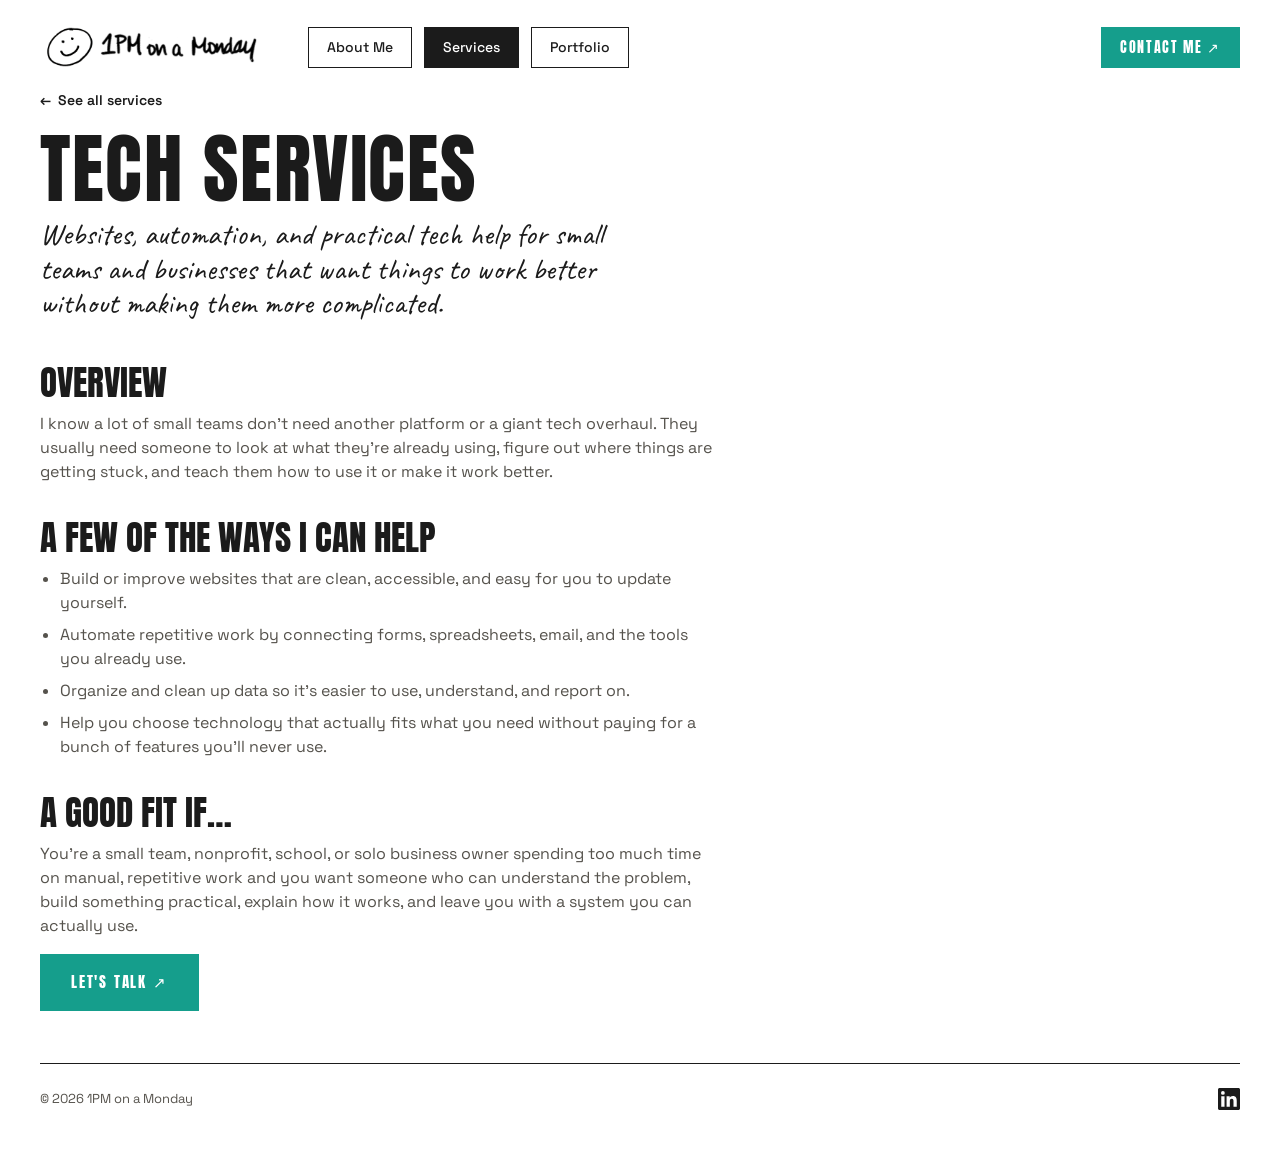
<file: service-tech.html>
<!DOCTYPE html>
<html lang="en">
<head>
  <meta charset="UTF-8">
  <meta name="viewport" content="width=device-width, initial-scale=1.0">
  <title>Tech Services — 1PM on a Monday</title>
  <meta name="description" content="Websites, automation, and practical tech solutions for small teams and businesses that need to get more done with less.">
  <meta property="og:title" content="Tech Services — 1PM on a Monday">
  <meta property="og:description" content="Websites, automation, and practical tech that helps small teams do more with less.">
  <meta property="og:type" content="website">
  <meta property="og:url" content="https://1pmonamonday.com/service-tech.html">
  <meta property="og:image" content="https://1pmonamonday.com/assets/images/og-image.png">
  <meta property="og:image:width" content="1200">
  <meta property="og:image:height" content="630">
  <meta property="og:image:alt" content="1PM on a Monday">
  <meta property="og:site_name" content="1PM on a Monday">
  <meta name="twitter:card" content="summary_large_image">
  <link rel="icon" href="assets/images/favicon.ico" sizes="any">
  <link rel="icon" href="assets/images/favicon-32.png" type="image/png" sizes="32x32">
  <link rel="apple-touch-icon" href="assets/images/apple-touch-icon.png">
  <link rel="preconnect" href="https://fonts.googleapis.com">
  <link rel="preconnect" href="https://fonts.gstatic.com" crossorigin>
  <link href="https://fonts.googleapis.com/css2?family=Anton&family=Caveat:wght@500;600;700&family=Space+Grotesk:wght@400;500;600;700&display=swap" rel="stylesheet">
  <link rel="stylesheet" href="css/styles.css">
</head>
<body>

  <!-- Header -->
  <header class="site-header">
    <div class="container header-inner">
      <nav class="nav-pills" aria-label="Primary">
        <a href="about.html" class="pill">About Me</a>
        <a href="services.html" class="pill pill-active" aria-current="page">Services</a>
        <a href="portfolio.html" class="pill">Portfolio</a>
        <a href="index.html#contact" class="pill pill-cta">Contact Me ↗</a>
      </nav>
      <a href="index.html" class="wordmark" aria-label="1PM on a Monday home">
        <img src="assets/images/1pmonamonday-header.png" alt="1PM on a Monday" class="wordmark-logo">
      </a>
    </div>
  </header>

  <main class="container project">

    <a href="services.html" class="back-link"><span aria-hidden="true">&larr;</span> See all services</a>

    <!-- Service hero -->
    <header class="project-hero">
      <h1 class="display display-sm project-title">Tech Services</h1>
      <p class="project-subtitle">Websites, automation, and practical tech help for small teams and businesses that want things to work better without making them more complicated.</p>
    </header>

    <!-- Body -->
    <div class="prose">
      <h2>Overview</h2>
      <p>I know a lot of small teams don’t need another platform or a giant tech overhaul. They usually need someone to look at what they’re already using, figure out where things are getting stuck, and teach them how to use it or make it work better.</p>

      <h2>A few of the ways I can help</h2>
      <ul>
        <li>Build or improve websites that are clean, accessible, and easy for you to update yourself.</li>
        <li>Automate repetitive work by connecting forms, spreadsheets, email, and the tools you already use.</li>
        <li>Organize and clean up data so it’s easier to use, understand, and report on.</li>
        <li>Help you choose technology that actually fits what you need without paying for a bunch of features you’ll never use.</li>
      </ul>

      <h2>A good fit if…</h2>
      <p>You’re a small team, nonprofit, school, or solo business owner spending too much time on manual, repetitive work and you want someone who can understand the problem, build something practical, explain how it works, and leave you with a system you can actually use.</p>

      <p><a href="index.html#contact" class="btn">Let's talk ↗</a></p>
    </div>

  </main>

  <!-- Footer -->
  <footer class="site-footer container">
    <p class="copyright">© <span id="year">2026</span> 1PM on a Monday</p>
    <a href="https://www.linkedin.com/in/asajohnson" target="_blank" rel="noopener noreferrer" class="footer-linkedin" aria-label="LinkedIn">
      <svg viewBox="0 0 24 24" width="22" height="22" fill="currentColor" aria-hidden="true">
        <path d="M20.45 20.45h-3.55v-5.57c0-1.33-.02-3.04-1.85-3.04-1.85 0-2.14 1.45-2.14 2.94v5.67H9.36V9h3.41v1.56h.05c.48-.9 1.63-1.85 3.36-1.85 3.6 0 4.27 2.37 4.27 5.45v6.29zM5.34 7.43a2.06 2.06 0 1 1 0-4.12 2.06 2.06 0 0 1 0 4.12zM7.12 20.45H3.56V9h3.56v11.45zM22.22 0H1.77C.79 0 0 .77 0 1.72v20.56C0 23.23.79 24 1.77 24h20.45c.98 0 1.78-.77 1.78-1.72V1.72C24 .77 23.2 0 22.22 0z"/>
      </svg>
    </a>
  </footer>

  <script src="js/main.js"></script>
</body>
</html>
</file>
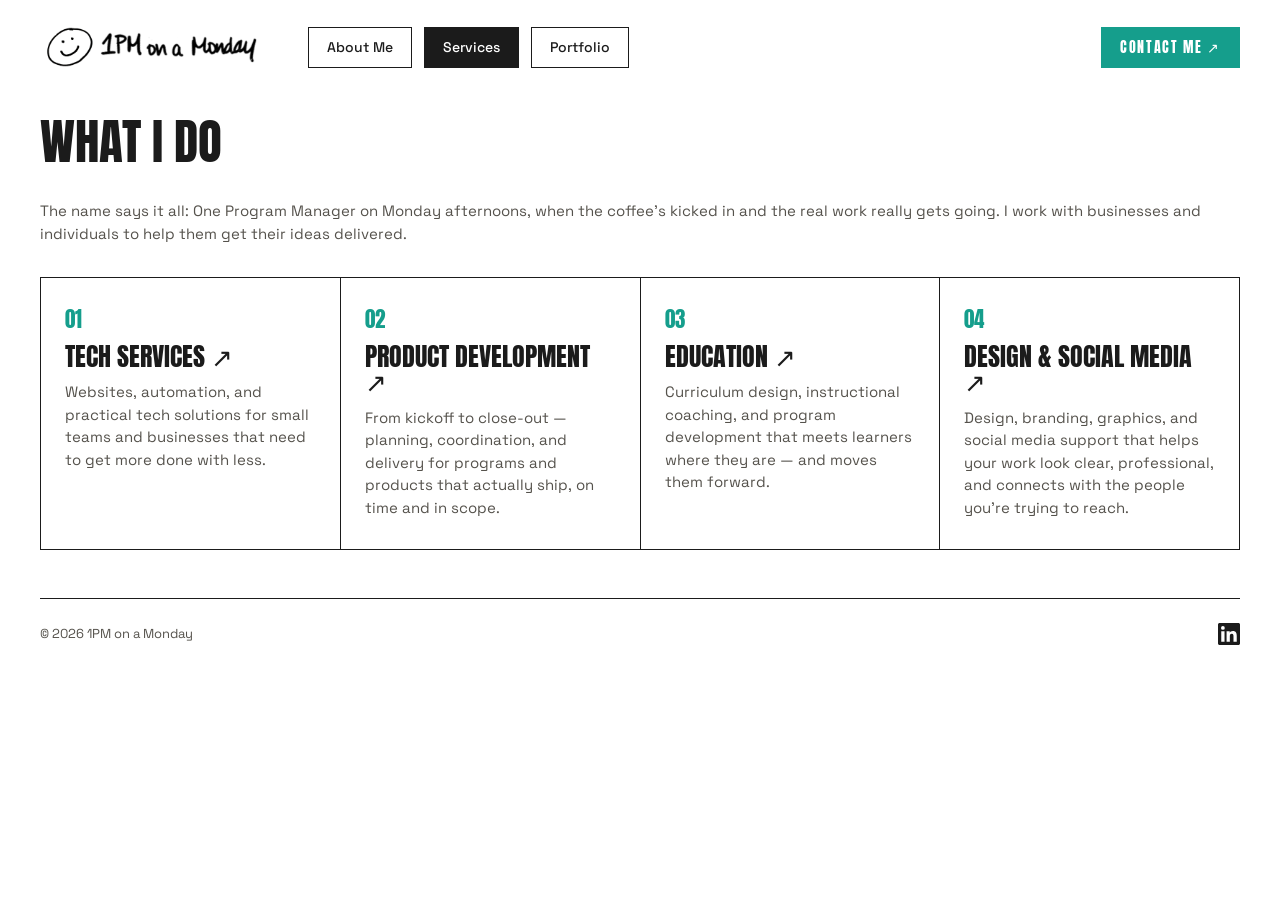
<file: services.html>
<!DOCTYPE html>
<html lang="en">
<head>
  <meta charset="UTF-8">
  <meta name="viewport" content="width=device-width, initial-scale=1.0">
  <title>Services — 1PM on a Monday</title>
  <meta name="description" content="Services from 1PM on a Monday — tech, product development, education, and design & social media for teams and organizations.">
  <meta property="og:title" content="Services — 1PM on a Monday">
  <meta property="og:description" content="Tech, product development, education, and design & social media for teams and organizations.">
  <meta property="og:type" content="website">
  <meta property="og:url" content="https://1pmonamonday.com/services.html">
  <meta property="og:image" content="https://1pmonamonday.com/assets/images/og-image.png">
  <meta property="og:image:width" content="1200">
  <meta property="og:image:height" content="630">
  <meta property="og:image:alt" content="1PM on a Monday">
  <meta property="og:site_name" content="1PM on a Monday">
  <meta name="twitter:card" content="summary_large_image">
  <link rel="icon" href="assets/images/favicon.ico" sizes="any">
  <link rel="icon" href="assets/images/favicon-32.png" type="image/png" sizes="32x32">
  <link rel="apple-touch-icon" href="assets/images/apple-touch-icon.png">
  <link rel="preconnect" href="https://fonts.googleapis.com">
  <link rel="preconnect" href="https://fonts.gstatic.com" crossorigin>
  <link href="https://fonts.googleapis.com/css2?family=Anton&family=Caveat:wght@500;600;700&family=Space+Grotesk:wght@400;500;600;700&display=swap" rel="stylesheet">
  <link rel="stylesheet" href="css/styles.css">
</head>
<body>

  <!-- Header -->
  <header class="site-header">
    <div class="container header-inner">
      <nav class="nav-pills" aria-label="Primary">
        <a href="about.html" class="pill">About Me</a>
        <a href="services.html" class="pill pill-active" aria-current="page">Services</a>
        <a href="portfolio.html" class="pill">Portfolio</a>
        <a href="index.html#contact" class="pill pill-cta">Contact Me ↗</a>
      </nav>
      <a href="index.html" class="wordmark" aria-label="1PM on a Monday home">
        <img src="assets/images/1pmonamonday-header.png" alt="1PM on a Monday" class="wordmark-logo">
      </a>
    </div>
  </header>

  <main>

    <!-- What I do -->
    <section class="section container" id="services">
      <div class="section-head">
        <h2 class="section-title">What I do</h2>
      </div>

      <p class="section-intro">The name says it all: One Program Manager on Monday afternoons, when the coffee's kicked in and the real work really gets going. I work with businesses and individuals to help them get their ideas delivered.</p>

      <div class="cards">
        <a class="card" href="service-tech.html">
          <div class="card-num">01</div>
          <h3 class="card-title">Tech Services ↗</h3>
          <p>Websites, automation, and practical tech solutions for small teams and businesses that need to get more done with less.</p>
        </a>
        <a class="card" href="service-product-development.html">
          <div class="card-num">02</div>
          <h3 class="card-title">Product Development ↗</h3>
          <p>From kickoff to close-out — planning, coordination, and delivery for programs and products that actually ship, on time and in scope.</p>
        </a>
        <a class="card" href="service-education.html">
          <div class="card-num">03</div>
          <h3 class="card-title">Education ↗</h3>
          <p>Curriculum design, instructional coaching, and program development that meets learners where they are — and moves them forward.</p>
        </a>
        <a class="card" href="service-design-and-social-media.html">
          <div class="card-num">04</div>
          <h3 class="card-title">Design & Social Media ↗</h3>
          <p>Design, branding, graphics, and social media support that helps your work look clear, professional, and connects with the people you’re trying to reach.</p>
        </a>
      </div>
    </section>

  </main>

  <!-- Footer -->
  <footer class="site-footer container">
    <p class="copyright">© <span id="year">2026</span> 1PM on a Monday</p>
    <a href="https://www.linkedin.com/in/asajohnson" target="_blank" rel="noopener noreferrer" class="footer-linkedin" aria-label="LinkedIn">
      <svg viewBox="0 0 24 24" width="22" height="22" fill="currentColor" aria-hidden="true">
        <path d="M20.45 20.45h-3.55v-5.57c0-1.33-.02-3.04-1.85-3.04-1.85 0-2.14 1.45-2.14 2.94v5.67H9.36V9h3.41v1.56h.05c.48-.9 1.63-1.85 3.36-1.85 3.6 0 4.27 2.37 4.27 5.45v6.29zM5.34 7.43a2.06 2.06 0 1 1 0-4.12 2.06 2.06 0 0 1 0 4.12zM7.12 20.45H3.56V9h3.56v11.45zM22.22 0H1.77C.79 0 0 .77 0 1.72v20.56C0 23.23.79 24 1.77 24h20.45c.98 0 1.78-.77 1.78-1.72V1.72C24 .77 23.2 0 22.22 0z"/>
      </svg>
    </a>
  </footer>

  <script src="js/main.js"></script>
</body>
</html>
</file>
<file: css/styles.css>
:root {
  --paper:      #FFFFFF;   /* white canvas */
  --ink:        #1B1B1B;   /* near-black, matches marker logo */
  --ink-soft:   #55524C;
  --accent:     #159E8C;   /* teal pop */
  --accent-ink: #FFFFFF;
  --alert:      #FBF1C7;   /* soft yellow, notice background */

  --font-display: "Anton", "Arial Narrow", sans-serif;
  --font-body:    "Space Grotesk", system-ui, sans-serif;
  --font-hand:    "Caveat", "Comic Sans MS", cursive;

  --hair: 1.6px solid var(--ink);   /* Bennett-style hairline frame */
}

*, *::before, *::after { box-sizing: border-box; }

html { scroll-behavior: smooth; }

body {
  margin: 0;
  background: var(--paper);
  color: var(--ink);
  font-family: var(--font-body);
  font-size: 16px;
  line-height: 1.5;
  -webkit-font-smoothing: antialiased;
  overflow-x: hidden;
}

.container {
  width: 100%;
  max-width: 1200px;
  margin: 0 auto;
  padding: 0 clamp(20px, 4vw, 48px);
}

a { color: inherit; }

/* the playful italic letter-swap accent (Bennett's stray italics) */
em, .swap {
  font-family: var(--font-hand);
  font-style: normal;
  color: var(--accent);
  letter-spacing: 0;
}

/* ---------- Header (nav) ---------- */
.site-header { padding: 22px 0 10px; }
.header-inner {
  display: flex;
  align-items: center;
  gap: clamp(16px, 4vw, 40px);
  /* zero the container's horizontal padding so the wordmark lines up with the
     hero box, which sits at the container edge (.hero/.section zero it too) */
  padding-left: 0;
  padding-right: 0;
}
.nav-pills { display: flex; gap: 12px; flex: 1; }

.pill {
  display: inline-flex;
  align-items: center;
  gap: 6px;
  padding: 9px 18px;
  border: var(--hair);
  border-radius: 0;
  text-decoration: none;
  font-family: var(--font-body);
  font-weight: 500;
  font-size: 14px;
  background: transparent;
  transition: background .16s ease, color .16s ease;
}
.pill:hover { background: var(--ink); color: var(--paper); }
.pill-linkedin { justify-self: end; }
.pill-linkedin:hover { background: var(--accent); border-color: var(--accent); color: var(--accent-ink); }

/* green CTA pill, pushed to the far right of the nav (matches the .btn style) */
.pill-cta {
  margin-left: auto;
  background: var(--accent);
  border-color: var(--accent);
  color: var(--accent-ink);
  font-family: var(--font-display);
  font-weight: 400;
  letter-spacing: .12em;
  text-transform: uppercase;
  white-space: nowrap;
}
.pill-cta:hover { background: var(--ink); border-color: var(--ink); color: var(--paper); }

.wordmark { order: -1; display: inline-flex; align-items: center; text-decoration: none; }
.wordmark-logo { display: block; height: 50px; width: auto; }

/* ---------- Hero (the Bennett composition) ---------- */
.hero { padding: clamp(17px, 4.9vh, 63px) 0 clamp(14px, 2.8vh, 31px); }
.hero-stage { position: relative; }

.tag-chip {
  position: absolute;
  top: -19px;
  right: clamp(16px, 6vw, 90px);
  z-index: 2;
  background: var(--paper);
  border: var(--hair);
  padding: 11px 20px;
  font-family: var(--font-display);
  text-transform: uppercase;
  letter-spacing: .16em;
  font-size: 15.6px;
}
.tag-chip em { font-family: var(--font-display); font-size: 15.6px; letter-spacing: .16em; text-transform: uppercase; color: var(--accent); }

.hero-frame {
  border: var(--hair);
  padding: clamp(36px, 5vw, 58px) clamp(18px, 3.5vw, 44px) clamp(10px, 2.5vw, 26px);
}
.hero-frame-split { display: grid; grid-template-columns: 1fr auto; gap: clamp(8px, 1.4vw, 18px) clamp(24px, 4vw, 56px); align-items: center; --hero-text: clamp(2.25rem, 8.625vw, 6.45rem); }
.hero-frame-split .display { font-size: var(--hero-text); }
/* logo tracks the headline (2 lines ≈ 1.8em tall), scaled 50% larger: 1.8 × 1.5 = 2.7 */
.hero-logo { display: block; height: calc(var(--hero-text) * 2.7); width: auto; }

/* intro copy: full-width row spanning the bottom of the frame, note-box font */
.hero-intro {
  grid-column: 1 / -1;
}
.hero-intro p {
  margin: 0;
  font-size: 15px;
  line-height: 1.5;
}
.hero-intro p + p {
  margin-top: 1em;
}

@media (max-width: 720px) {
  .hero-frame-split { grid-template-columns: 1fr; justify-items: start; }
}

.display {
  font-family: var(--font-display);
  font-weight: 400;
  text-transform: uppercase;
  line-height: 0.9;
  letter-spacing: 0.02em;
  margin: 0;
  font-size: clamp(3rem, 11.5vw, 8.6rem);
}
.display .dash { color: var(--ink); font-family: var(--font-display); }
.display em { font-family: var(--font-hand); text-transform: lowercase; }

.hero-lower {
  display: flex;
  flex-wrap: wrap;
  align-items: stretch;
  gap: clamp(14px, 2vw, 24px);
  margin-top: clamp(16px, 2.4vw, 28px);
}
.hero-boxes { display: flex; flex-wrap: wrap; gap: clamp(14px, 2vw, 24px); flex: 1 1 560px; }
.note-box {
  border: var(--hair);
  padding: 16px 20px;
  margin: 0;
  flex: 1 1 220px;
  font-size: 15px;
  line-height: 1.5;
}
.note-box.lead { font-family: var(--font-hand); font-size: 23px; line-height: 1.2; }

/* ---------- Button ---------- */
.btn {
  display: inline-flex;
  align-items: center;
  gap: 8px;
  background: var(--accent);
  color: var(--accent-ink);
  border: var(--hair);
  border-color: var(--accent);
  border-radius: 0;
  padding: 16px 30px;
  font-family: var(--font-display);
  font-weight: 400;
  font-size: 15px;
  letter-spacing: .12em;
  text-transform: uppercase;
  text-decoration: none;
  white-space: nowrap;
  transition: background .16s ease, color .16s ease;
}
.btn em { color: var(--accent-ink); }
.btn:hover { background: var(--ink); border-color: var(--ink); color: var(--paper); }

/* ---------- Sections below (same crisp language) ---------- */
.section { padding: clamp(15px, 2.8vw, 36px) 0; }
.section-tight { padding-top: 0; }
.section-head { display: flex; align-items: baseline; justify-content: space-between; gap: 20px; flex-wrap: wrap; margin-bottom: clamp(20px, 3vw, 36px); }
.section-title {
  font-family: var(--font-display);
  font-weight: 400;
  text-transform: uppercase;
  font-size: clamp(1.9rem, 5vw, 3.4rem);
  line-height: 0.95;
  margin: 0;
}
.section-kicker { font-family: var(--font-hand); font-size: 22px; color: var(--ink-soft); margin: 0; }

/* "What I do" heading, 10% smaller than the shared section title */
#services .section-title { font-size: clamp(1.71rem, 4.5vw, 3.06rem); }
.section-intro { margin: 0 0 clamp(20px, 3vw, 32px); font-size: 15px; line-height: 1.5; color: var(--ink-soft); }
.cards { display: grid; grid-template-columns: repeat(auto-fit, minmax(260px, 1fr)); gap: 0; border-top: var(--hair); border-left: var(--hair); }
.card { display: block; border-right: var(--hair); border-bottom: var(--hair); padding: 26px 24px 30px; text-decoration: none; color: inherit; transition: background .16s ease; }
a.card:hover { background: var(--accent); color: var(--accent-ink); }
a.card:hover .card-num,
a.card:hover p { color: var(--accent-ink); }
.card-num { font-family: var(--font-display); font-size: 1.3rem; color: var(--accent); margin-bottom: 8px; }
.card-title { font-family: var(--font-display); font-weight: 400; text-transform: uppercase; font-size: 1.6rem; line-height: 1; margin: 0 0 12px; }
.card p { margin: 0; color: var(--ink-soft); font-size: 15px; }

/* About */
.about { display: flex; align-items: flex-start; gap: clamp(24px, 5vw, 60px); flex-wrap: wrap; }
.about-mark { flex: 0 0 clamp(150px, 24vw, 280px); color: var(--ink); }
.about-mark svg { width: 100%; height: auto; }
.about-mark-img { display: block; width: 100%; height: auto; border: var(--hair); }
.about-body { flex: 1 1 340px; }
.about-body .section-title { margin-bottom: 16px; }
.about-body p { max-width: 58ch; color: var(--ink-soft); }
.about-body ul { max-width: 58ch; color: var(--ink-soft); }
.about-body em { font-size: 1.4641em; text-transform: none; }
.about-actions { display: flex; flex-direction: column; align-items: flex-start; gap: 14px; margin-top: 20px; }

/* Contact */
.contact-frame { display: flex; align-items: center; justify-content: space-between; gap: 32px; flex-wrap: wrap; }
/* match the "What I do" section title size */
.contact .display-sm { font-size: clamp(1.9rem, 5vw, 3.4rem); }
.display-sm { font-size: clamp(2.4rem, 7vw, 4.8rem); }
.contact-actions { display: flex; flex-direction: column; align-items: flex-start; gap: 14px; }
.contact-email { font-family: var(--font-body); font-size: 17px; text-decoration: none; border-bottom: 2px solid var(--accent); }
.contact-email:hover { color: var(--accent); }

/* Footer */
.site-footer { display: flex; align-items: center; justify-content: space-between; gap: 18px; flex-wrap: wrap; padding: 24px 0 40px; border-top: var(--hair); margin-top: 12px; }
.footer-linkedin { display: inline-flex; color: var(--ink); text-decoration: none; }
.footer-linkedin:hover { color: var(--accent); }
.friday-link { font-family: var(--font-hand); font-size: 24px; text-decoration: none; }
.friday-link strong { color: var(--accent); font-weight: 700; }
.friday-link:hover { color: var(--accent); }
.copyright { font-size: 13px; color: var(--ink-soft); margin: 0; }

/* ---------- Nav active state ---------- */
.pill-active, .pill-active:hover { background: var(--ink); color: var(--paper); }

/* ---------- Portfolio filters ---------- */
/* hidden without JS, where the buttons would do nothing */
.work-filters { display: none; flex-wrap: wrap; gap: 10px; margin: 0 0 clamp(18px, 2.5vw, 28px); }
.has-js .work-filters { display: flex; }
.work-filters .pill { color: var(--ink); cursor: pointer; font: inherit; font-size: 14px; font-weight: 500; }
/* these two must outrank the rule above, which beats .pill-active on specificity */
.work-filters .pill:hover,
.work-filters .pill-active { color: var(--paper); }
.work-card[hidden] { display: none; }
.work-empty { margin: 0; padding: 22px 0; font-size: 15px; line-height: 1.5; color: var(--ink-soft); }
.work-empty a { color: var(--accent); }

/* ---------- Portfolio card grid ---------- */
.work-grid {
  display: grid;
  grid-template-columns: repeat(auto-fill, minmax(300px, 1fr));
  gap: clamp(18px, 2.5vw, 30px);
}
.work-card {
  display: flex;
  flex-direction: column;
  border: var(--hair);
  background: var(--paper);
  color: var(--ink);
  text-decoration: none;
  transition: transform .16s ease, box-shadow .16s ease;
}
a.work-card:hover { transform: translate(-3px, -3px); box-shadow: 6px 6px 0 var(--ink); }
.work-thumb { display: block; border-bottom: var(--hair); }
.work-thumb img { display: block; width: 100%; height: auto; aspect-ratio: 8 / 5; object-fit: cover; }
.work-body { display: flex; flex-direction: column; gap: 7px; padding: 22px 22px 24px; }
.work-title { font-family: var(--font-display); text-transform: uppercase; font-size: 1.5rem; line-height: 1; }
.work-subtitle { font-family: var(--font-hand); font-size: 20px; line-height: 1; color: var(--accent); }
.work-desc { color: var(--ink-soft); font-size: 15px; line-height: 1.5; }
.work-link { margin-top: 6px; font-family: var(--font-display); text-transform: uppercase; letter-spacing: .1em; font-size: 13px; }
a.work-card:hover .work-link { color: var(--accent); }

/* ---------- Project detail page ---------- */
/* zero the container padding like .hero/.section/.header-inner do, so the
   page content lines up with the nav above it */
.project { padding: 0 0 24px; }
.back-link { display: inline-flex; align-items: center; gap: 7px; margin-top: 8px; font-family: var(--font-body); font-weight: 600; font-size: 14px; text-decoration: none; color: var(--ink); }
.back-link:hover { color: var(--accent); }

.project-hero { margin: 22px 0 clamp(24px, 4vw, 44px); }
.tag-inline { position: static; display: inline-block; right: auto; top: auto; margin-bottom: 18px; }
.project-title { margin: 0 0 14px; }
.project-subtitle { font-family: var(--font-hand); font-size: clamp(22px, 3vw, 30px); line-height: 1.15; max-width: 42ch; margin: 0 0 26px; }

.meta-grid { display: grid; grid-template-columns: repeat(auto-fit, minmax(180px, 1fr)); border-top: var(--hair); border-left: var(--hair); margin: 0; }
.meta-cell { border-right: var(--hair); border-bottom: var(--hair); padding: 15px 20px; }
.meta-cell dt { font-family: var(--font-display); text-transform: uppercase; letter-spacing: .12em; font-size: 12px; color: var(--accent); margin-bottom: 6px; }
.meta-cell dd { margin: 0; font-size: 15px; }

.project-figure { margin: 0 0 clamp(28px, 4vw, 48px); border: var(--hair); }
.project-figure img { display: block; width: 100%; height: auto; }

.prose { max-width: 68ch; }
.prose h2 { font-family: var(--font-display); font-weight: 400; text-transform: uppercase; font-size: clamp(1.5rem, 3.5vw, 2.2rem); line-height: 1; margin: 36px 0 12px; }
.prose p { margin: 0 0 16px; color: var(--ink-soft); }
.prose ul { margin: 0 0 16px; padding-left: 20px; color: var(--ink-soft); }
.prose li { margin-bottom: 8px; }
.prose blockquote { margin: 28px 0 0; padding: 16px 24px; border-left: 4px solid var(--accent); font-family: var(--font-hand); font-size: 24px; line-height: 1.3; color: var(--ink); }
.prose blockquote cite { display: block; margin-top: 8px; font-family: var(--font-body); font-style: normal; font-size: 14px; color: var(--ink-soft); }

.project-more { display: flex; align-items: center; justify-content: space-between; gap: 18px; flex-wrap: wrap; margin-top: clamp(36px, 5vw, 56px); padding-top: 24px; border-top: var(--hair); }
.project-more .work-link { color: var(--ink); }
.project-more .work-link:hover { color: var(--accent); }

/* ---------- Notice (inline status banner) ---------- */
.notice {
  display: flex;
  align-items: baseline;
  gap: 14px;
  flex-wrap: wrap;
  border: var(--hair);
  background: var(--alert);
  padding: 16px 20px;
  margin: 0 0 clamp(20px, 3vw, 32px);
  font-size: 15px;
  line-height: 1.5;
}
.notice-label {
  font-family: var(--font-display);
  text-transform: uppercase;
  letter-spacing: .16em;
  font-size: 15.6px;
  color: var(--accent);
  flex: none;
}
.notice p { margin: 0; font-size: 15px; line-height: 1.5; }

/* ---------- Responsive ---------- */
@media (max-width: 860px) {
  .tag-chip { position: static; display: inline-block; margin-bottom: 14px; right: auto; top: auto; }
}
@media (max-width: 720px) {
  .header-inner { display: flex; flex-direction: column; align-items: center; gap: 14px; }
  .wordmark { order: -1; justify-self: auto; }
  .nav-pills { flex-wrap: wrap; justify-content: center; justify-self: auto; flex: 0 1 auto; width: 100%; }
  .pill-linkedin { justify-self: auto; }
  .pill-cta { margin-left: 0; }
  .contact-frame { flex-direction: column; align-items: flex-start; }
}
</file>
